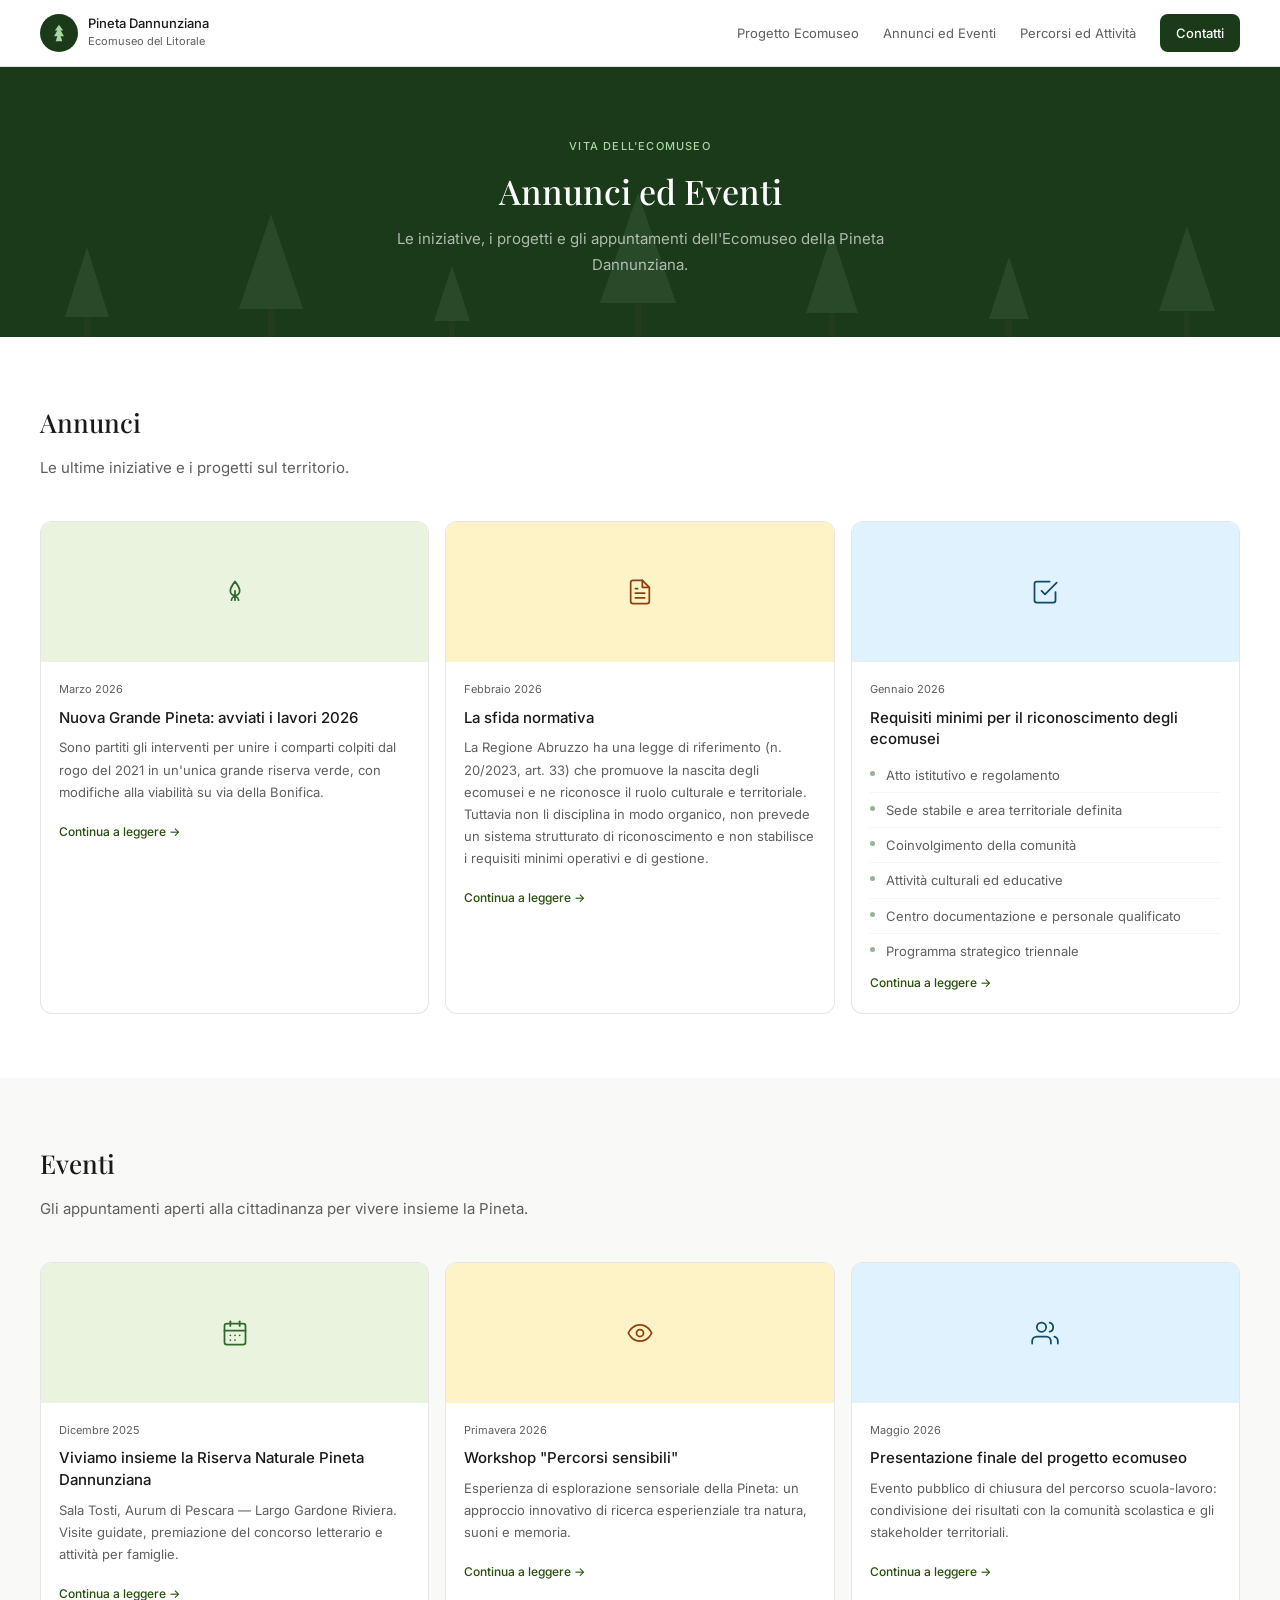
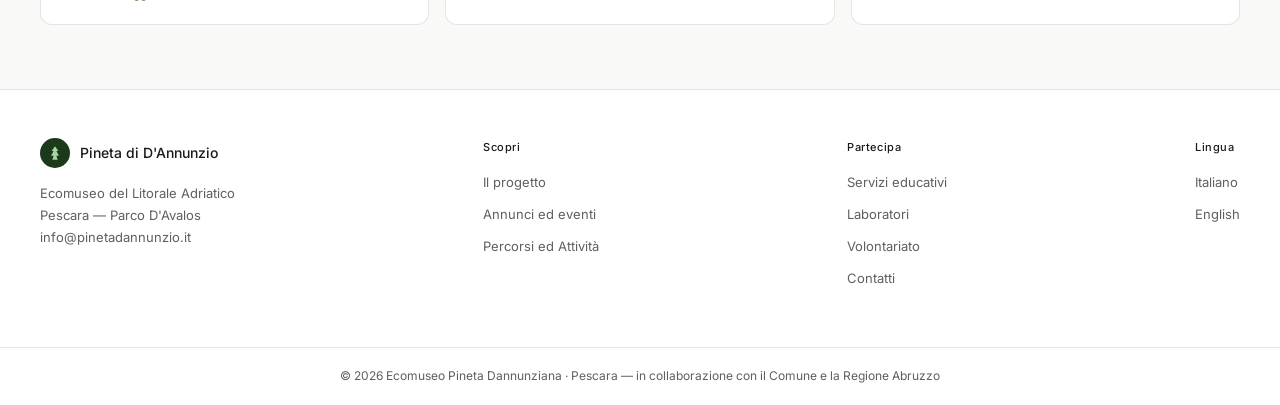
<file: annunci-e-eventi.html>
<!DOCTYPE html>
<html lang="it">
<head>
<meta charset="UTF-8">
<meta name="viewport" content="width=device-width, initial-scale=1.0">
<title>Annunci ed Eventi — Pineta di D'Annunzio</title>
<link rel="stylesheet" href="styles.css">
<link href="https://fonts.googleapis.com/css2?family=Playfair+Display:ital,wght@0,400;0,500;1,400&family=Inter:wght@400;500&display=swap" rel="stylesheet">
</head>
<body>

<nav>
  <a href="index.html" class="nav-logo">
  <div class="nav-logo-icon">
    <svg viewBox="0 0 24 24" fill="none"><path d="M12 2L7 9h3L6 16h4l-2 6h8l-2-6h4L14 9h3L12 2z" fill="#a8d5a2"/></svg>
  </div>
  <div>
    <div class="nav-logo-text">Pineta Dannunziana</div>
    <div class="nav-logo-sub">Ecomuseo del Litorale</div>
  </div>
</a>
     <button class="nav-toggle" aria-label="Menu" aria-expanded="false">
  <span></span><span></span><span></span>
</button>
  </div>
  <div class="nav-links">
    <a href="progetto-ecomuseo.html">Progetto Ecomuseo</a>
    <a href="annunci-e-eventi.html">Annunci ed Eventi</a>
     <a href="percorsi-attività.html">Percorsi ed Attività</a>
    <a href="#contatti" class="nav-cta">Contatti</a>
  </div>
</nav>

<div class="hero-page">
  <div class="hero-trees">
    <div class="tree"><div class="tree-top" style="border-left-width:22px;border-right-width:22px;border-bottom-width:70px;"></div><div class="tree-trunk" style="height:20px;"></div></div>
    <div class="tree"><div class="tree-top" style="border-left-width:32px;border-right-width:32px;border-bottom-width:95px;"></div><div class="tree-trunk" style="height:28px;"></div></div>
    <div class="tree"><div class="tree-top" style="border-left-width:18px;border-right-width:18px;border-bottom-width:55px;"></div><div class="tree-trunk" style="height:16px;"></div></div>
    <div class="tree"><div class="tree-top" style="border-left-width:38px;border-right-width:38px;border-bottom-width:110px;"></div><div class="tree-trunk" style="height:34px;"></div></div>
    <div class="tree"><div class="tree-top" style="border-left-width:26px;border-right-width:26px;border-bottom-width:80px;"></div><div class="tree-trunk" style="height:24px;"></div></div>
    <div class="tree"><div class="tree-top" style="border-left-width:20px;border-right-width:20px;border-bottom-width:62px;"></div><div class="tree-trunk" style="height:18px;"></div></div>
    <div class="tree"><div class="tree-top" style="border-left-width:28px;border-right-width:28px;border-bottom-width:85px;"></div><div class="tree-trunk" style="height:26px;"></div></div>
  </div>
  <div class="hero-page-content">
    <div class="hero-page-eyebrow">Vita dell'ecomuseo</div>
    <h1>Annunci ed Eventi</h1>
    <div class="hero-page-sub">Le iniziative, i progetti e gli appuntamenti dell'Ecomuseo della Pineta Dannunziana.</div>
  </div>
</div>

<div class="section">
  <div class="section-title">Annunci</div>
  <div class="section-sub">Le ultime iniziative e i progetti sul territorio.</div>
  <div class="news-grid">

    <div class="news-card">
      <div class="news-header">
        <span class="card-icon" style="background:var(--green-pale); color:#2d6a2d;">
          <svg viewBox="0 0 24 24" fill="none" stroke="currentColor" stroke-width="1.5" stroke-linecap="round" stroke-linejoin="round"><path d="M12 3c-1.5 2-4 5-4 8a4 4 0 0 0 8 0c0-3-2.5-6-4-8z"/><path d="M12 11v8"/><path d="M9 19c0-1.5 1.3-3 3-3s3 1.5 3 3"/></svg>
        </span>
      </div>
      <div class="news-body">
        <div class="news-date">Marzo 2026</div>
        <div class="news-title">Nuova Grande Pineta: avviati i lavori 2026</div>
        <div class="news-excerpt">Sono partiti gli interventi per unire i comparti colpiti dal rogo del 2021 in un'unica grande riserva verde, con modifiche alla viabilità su via della Bonifica.</div>
        <a href="#" class="news-link">Continua a leggere &rarr;</a>
      </div>
    </div>

    <div class="news-card">
      <div class="news-header" style="background:#fef3c7;">
        <span class="card-icon" style="background:#fef3c7; color:#92400e;">
          <svg viewBox="0 0 24 24" fill="none" stroke="currentColor" stroke-width="1.5" stroke-linecap="round" stroke-linejoin="round"><path d="M14 2H6a2 2 0 0 0-2 2v16a2 2 0 0 0 2 2h12a2 2 0 0 0 2-2V8z"/><polyline points="14 2 14 8 20 8"/><line x1="16" y1="13" x2="8" y2="13"/><line x1="16" y1="17" x2="8" y2="17"/><polyline points="10 9 9 9 8 9"/></svg>
        </span>
      </div>
      <div class="news-body">
        <div class="news-date">Febbraio 2026</div>
        <div class="news-title">La sfida normativa</div>
        <div class="news-excerpt">La Regione Abruzzo ha una legge di riferimento (n. 20/2023, art. 33) che promuove la nascita degli ecomusei e ne riconosce il ruolo culturale e territoriale. Tuttavia non li disciplina in modo organico, non prevede un sistema strutturato di riconoscimento e non stabilisce i requisiti minimi operativi e di gestione.</div>
        <a href="#" class="news-link">Continua a leggere &rarr;</a>
      </div>
    </div>

    <div class="news-card">
      <div class="news-header" style="background:#e0f2fe;">
        <span class="card-icon" style="background:#e0f2fe; color:#0c4a6e;">
          <svg viewBox="0 0 24 24" fill="none" stroke="currentColor" stroke-width="1.5" stroke-linecap="round" stroke-linejoin="round"><path d="M9 11l3 3L22 4"/><path d="M21 12v7a2 2 0 0 1-2 2H5a2 2 0 0 1-2-2V5a2 2 0 0 1 2-2h11"/></svg>
        </span>
      </div>
      <div class="news-body">
        <div class="news-date">Gennaio 2026</div>
        <div class="news-title">Requisiti minimi per il riconoscimento degli ecomusei</div>
        <ul class="card-list">
          <li>Atto istitutivo e regolamento</li>
          <li>Sede stabile e area territoriale definita</li>
          <li>Coinvolgimento della comunità</li>
          <li>Attività culturali ed educative</li>
          <li>Centro documentazione e personale qualificato</li>
          <li>Programma strategico triennale</li>
        </ul>
        <a href="#" class="news-link">Continua a leggere &rarr;</a>
      </div>
    </div>

  </div>
</div>

<div class="section section-alt">
  <div class="section-title">Eventi</div>
  <div class="section-sub">Gli appuntamenti aperti alla cittadinanza per vivere insieme la Pineta.</div>
  <div class="news-grid">

    <div class="news-card">
      <div class="news-header">
        <span class="card-icon" style="background:var(--green-pale); color:#2d6a2d;">
          <svg viewBox="0 0 24 24" fill="none" stroke="currentColor" stroke-width="1.5" stroke-linecap="round" stroke-linejoin="round"><rect x="3" y="4" width="18" height="18" rx="2"/><line x1="16" y1="2" x2="16" y2="6"/><line x1="8" y1="2" x2="8" y2="6"/><line x1="3" y1="10" x2="21" y2="10"/><path d="M8 14h.01"/><path d="M12 14h.01"/><path d="M16 14h.01"/><path d="M8 18h.01"/><path d="M12 18h.01"/></svg>
        </span>
      </div>
      <div class="news-body">
        <div class="news-date">Dicembre 2025</div>
        <div class="news-title">Viviamo insieme la Riserva Naturale Pineta Dannunziana</div>
        <div class="news-excerpt">Sala Tosti, Aurum di Pescara &mdash; Largo Gardone Riviera. Visite guidate, premiazione del concorso letterario e attività per famiglie.</div>
        <a href="evento-1.html" class="news-link">Continua a leggere &rarr;</a>
      </div>
    </div>

    <div class="news-card">
      <div class="news-header" style="background:#fef3c7;">
        <span class="card-icon" style="background:#fef3c7; color:#92400e;">
          <svg viewBox="0 0 24 24" fill="none" stroke="currentColor" stroke-width="1.5" stroke-linecap="round" stroke-linejoin="round"><path d="M2 12s3-7 10-7 10 7 10 7-3 7-10 7-10-7-10-7z"/><circle cx="12" cy="12" r="3"/></svg>
        </span>
      </div>
      <div class="news-body">
        <div class="news-date">Primavera 2026</div>
        <div class="news-title">Workshop "Percorsi sensibili"</div>
        <div class="news-excerpt">Esperienza di esplorazione sensoriale della Pineta: un approccio innovativo di ricerca esperienziale tra natura, suoni e memoria.</div>
        <a href="#" class="news-link">Continua a leggere &rarr;</a>
      </div>
    </div>

    <div class="news-card">
      <div class="news-header" style="background:#e0f2fe;">
        <span class="card-icon" style="background:#e0f2fe; color:#0c4a6e;">
          <svg viewBox="0 0 24 24" fill="none" stroke="currentColor" stroke-width="1.5" stroke-linecap="round" stroke-linejoin="round"><path d="M17 21v-2a4 4 0 0 0-4-4H5a4 4 0 0 0-4 4v2"/><circle cx="9" cy="7" r="4"/><path d="M23 21v-2a4 4 0 0 0-3-3.87"/><path d="M16 3.13a4 4 0 0 1 0 7.75"/></svg>
        </span>
      </div>
      <div class="news-body">
        <div class="news-date">Maggio 2026</div>
        <div class="news-title">Presentazione finale del progetto ecomuseo</div>
        <div class="news-excerpt">Evento pubblico di chiusura del percorso scuola-lavoro: condivisione dei risultati con la comunità scolastica e gli stakeholder territoriali.</div>
        <a href="#" class="news-link">Continua a leggere &rarr;</a>
      </div>
    </div>

  </div>
</div>

<footer id="contatti">
  <div class="footer-brand">
    <div class="footer-logo">
      <div class="footer-logo-icon">
        <svg viewBox="0 0 24 24" fill="none"><path d="M12 2L7 9h3L6 16h4l-2 6h8l-2-6h4L14 9h3L12 2z" fill="#a8d5a2"/></svg>
      </div>
      <span>Pineta di D'Annunzio</span>
    </div>
    <p>Ecomuseo del Litorale Adriatico<br>Pescara &mdash; Parco D'Avalos<br>info@pinetadannunzio.it</p>
  </div>
  <div class="footer-col">
    <h4>Scopri</h4>
    <a href="progetto-ecomuseo.html">Il progetto</a>
    <a href="annunci-e-eventi.html">Annunci ed eventi</a>
    <a href="percorsi-attività.html">Percorsi ed Attività</a>
  </div>
  <div class="footer-col">
    <h4>Partecipa</h4>
    <a href="#">Servizi educativi</a>
    <a href="#">Laboratori</a>
    <a href="#">Volontariato</a>
    <a href="#">Contatti</a>
  </div>
  <div class="footer-col">
    <h4>Lingua</h4>
    <a href="#">Italiano</a>
    <a href="#">English</a>
  </div>
</footer>
<div class="footer-bottom">
  &copy; 2026 Ecomuseo Pineta Dannunziana &middot; Pescara &mdash; in collaborazione con il Comune e la Regione Abruzzo
</div>

<script>
  const navToggle = document.querySelector('.nav-toggle');
  const navLinks = document.querySelector('.nav-links');
  navToggle.addEventListener('click', () => {
    const open = navToggle.getAttribute('aria-expanded') === 'true';
    navToggle.setAttribute('aria-expanded', !open);
    navLinks.classList.toggle('open');
  });
  navLinks.querySelectorAll('a').forEach(a => a.addEventListener('click', () => {
    navToggle.setAttribute('aria-expanded', 'false');
    navLinks.classList.remove('open');
  }));
</script>

</body>
</html>
</file>
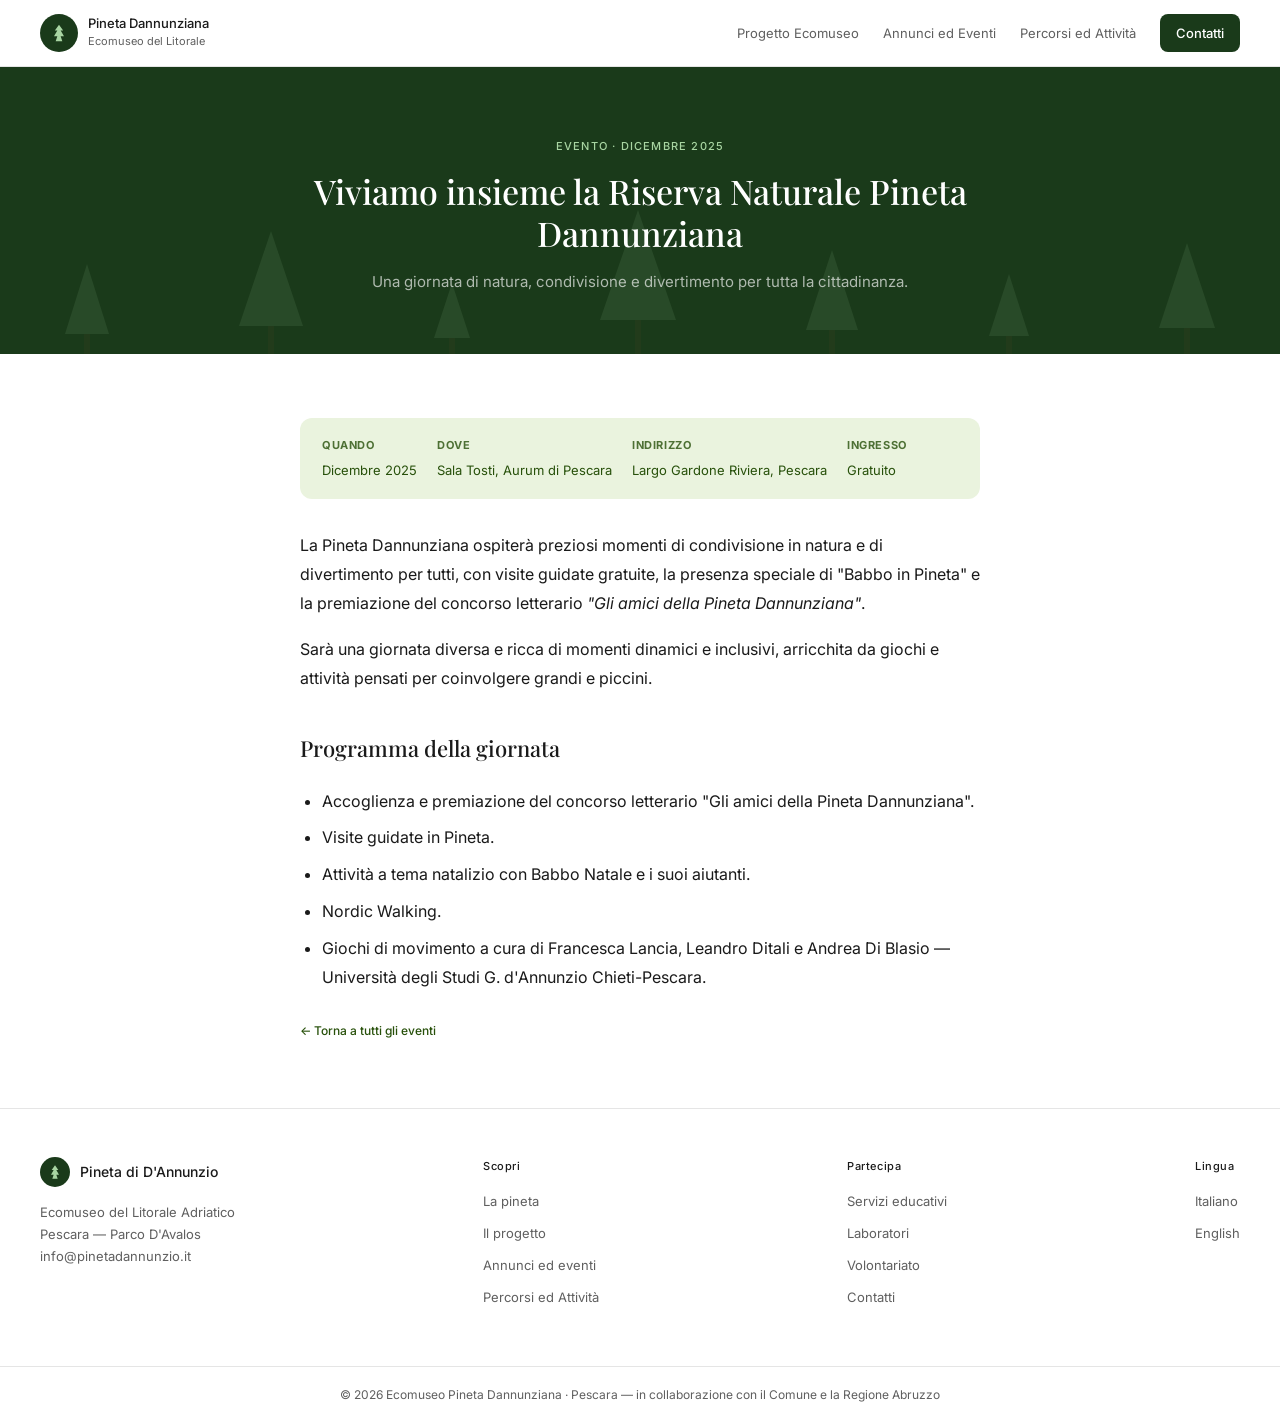
<file: evento-1.html>
<!DOCTYPE html>
<html lang="it">
<head>
<meta charset="UTF-8">
<meta name="viewport" content="width=device-width, initial-scale=1.0">
<title>Viviamo insieme la Riserva Naturale Pineta Dannunziana &mdash; Pineta di D'Annunzio</title>
<link rel="stylesheet" href="styles.css">
<link href="https://fonts.googleapis.com/css2?family=Playfair+Display:ital,wght@0,400;0,500;1,400&family=Inter:wght@400;500&display=swap" rel="stylesheet">
</head>
<body>

<nav>
  <a href="index.html" class="nav-logo">
  <div class="nav-logo-icon">
    <svg viewBox="0 0 24 24" fill="none"><path d="M12 2L7 9h3L6 16h4l-2 6h8l-2-6h4L14 9h3L12 2z" fill="#a8d5a2"/></svg>
  </div>
  <div>
    <div class="nav-logo-text">Pineta Dannunziana</div>
    <div class="nav-logo-sub">Ecomuseo del Litorale</div>
  </div>
</a>
   <button class="nav-toggle" aria-label="Menu" aria-expanded="false">
  <span></span><span></span><span></span>
</button>
  <div class="nav-links">
    <a href="progetto-ecomuseo.html">Progetto Ecomuseo</a>
    <a href="annunci-e-eventi.html">Annunci ed Eventi</a>
     <a href="percorsi-attività.html">Percorsi ed Attività</a>
    <a href="#contatti" class="nav-cta">Contatti</a>
  </div>
</nav>

<div class="hero-page">
  <div class="hero-trees">
    <div class="tree"><div class="tree-top" style="border-left-width:22px;border-right-width:22px;border-bottom-width:70px;"></div><div class="tree-trunk" style="height:20px;"></div></div>
    <div class="tree"><div class="tree-top" style="border-left-width:32px;border-right-width:32px;border-bottom-width:95px;"></div><div class="tree-trunk" style="height:28px;"></div></div>
    <div class="tree"><div class="tree-top" style="border-left-width:18px;border-right-width:18px;border-bottom-width:55px;"></div><div class="tree-trunk" style="height:16px;"></div></div>
    <div class="tree"><div class="tree-top" style="border-left-width:38px;border-right-width:38px;border-bottom-width:110px;"></div><div class="tree-trunk" style="height:34px;"></div></div>
    <div class="tree"><div class="tree-top" style="border-left-width:26px;border-right-width:26px;border-bottom-width:80px;"></div><div class="tree-trunk" style="height:24px;"></div></div>
    <div class="tree"><div class="tree-top" style="border-left-width:20px;border-right-width:20px;border-bottom-width:62px;"></div><div class="tree-trunk" style="height:18px;"></div></div>
    <div class="tree"><div class="tree-top" style="border-left-width:28px;border-right-width:28px;border-bottom-width:85px;"></div><div class="tree-trunk" style="height:26px;"></div></div>
  </div>
  <div class="hero-page-content">
    <div class="hero-page-eyebrow">Evento &middot; Dicembre 2025</div>
    <h1>Viviamo insieme la Riserva Naturale Pineta Dannunziana</h1>
    <div class="hero-page-sub">Una giornata di natura, condivisione e divertimento per tutta la cittadinanza.</div>
  </div>
</div>

<div class="section-article">

  <div class="event-meta">
    <div class="event-meta-item">
      <strong>Quando</strong>
      Dicembre 2025
    </div>
    <div class="event-meta-item">
      <strong>Dove</strong>
      Sala Tosti, Aurum di Pescara
    </div>
    <div class="event-meta-item">
      <strong>Indirizzo</strong>
      Largo Gardone Riviera, Pescara
    </div>
    <div class="event-meta-item">
      <strong>Ingresso</strong>
      Gratuito
    </div>
  </div>

  <div class="article-text">
    <p>La Pineta Dannunziana ospiterà preziosi momenti di condivisione in natura e di divertimento per tutti, con visite guidate gratuite, la presenza speciale di "Babbo in Pineta" e la premiazione del concorso letterario <em>"Gli amici della Pineta Dannunziana"</em>.</p>

    <p>Sarà una giornata diversa e ricca di momenti dinamici e inclusivi, arricchita da giochi e attività pensati per coinvolgere grandi e piccini.</p>

    <h2>Programma della giornata</h2>
    <ul>
      <li>Accoglienza e premiazione del concorso letterario "Gli amici della Pineta Dannunziana".</li>
      <li>Visite guidate in Pineta.</li>
      <li>Attività a tema natalizio con Babbo Natale e i suoi aiutanti.</li>
      <li>Nordic Walking.</li>
      <li>Giochi di movimento a cura di Francesca Lancia, Leandro Ditali e Andrea Di Blasio &mdash; Università degli Studi G. d'Annunzio Chieti-Pescara.</li>
    </ul>

    <p><a href="annunci-e-eventi.html" class="news-link">&larr; Torna a tutti gli eventi</a></p>
  </div>

</div>

<footer id="contatti">
  <div class="footer-brand">
    <div class="footer-logo">
      <div class="footer-logo-icon">
        <svg viewBox="0 0 24 24" fill="none"><path d="M12 2L7 9h3L6 16h4l-2 6h8l-2-6h4L14 9h3L12 2z" fill="#a8d5a2"/></svg>
      </div>
      <span>Pineta di D'Annunzio</span>
    </div>
    <p>Ecomuseo del Litorale Adriatico<br>Pescara &mdash; Parco D'Avalos<br>info@pinetadannunzio.it</p>
  </div>
  <div class="footer-col">
    <h4>Scopri</h4>
    <a href="pineta-dannunzio.html">La pineta</a>
    <a href="progetto-ecomuseo.html">Il progetto</a>
    <a href="annunci-e-eventi.html">Annunci ed eventi</a>
    <a href="percorsi-attività.html">Percorsi ed Attività</a>
  </div>
  <div class="footer-col">
    <h4>Partecipa</h4>
    <a href="#">Servizi educativi</a>
    <a href="#">Laboratori</a>
    <a href="#">Volontariato</a>
    <a href="#">Contatti</a>
  </div>
  <div class="footer-col">
    <h4>Lingua</h4>
    <a href="#">Italiano</a>
    <a href="#">English</a>
  </div>
</footer>
<div class="footer-bottom">
  &copy; 2026 Ecomuseo Pineta Dannunziana &middot; Pescara &mdash; in collaborazione con il Comune e la Regione Abruzzo
</div>

<script>
  const navToggle = document.querySelector('.nav-toggle');
  const navLinks = document.querySelector('.nav-links');
  navToggle.addEventListener('click', () => {
    const open = navToggle.getAttribute('aria-expanded') === 'true';
    navToggle.setAttribute('aria-expanded', !open);
    navLinks.classList.toggle('open');
  });
  navLinks.querySelectorAll('a').forEach(a => a.addEventListener('click', () => {
    navToggle.setAttribute('aria-expanded', 'false');
    navLinks.classList.remove('open');
  }));
</script>

</body>
</html>
</file>
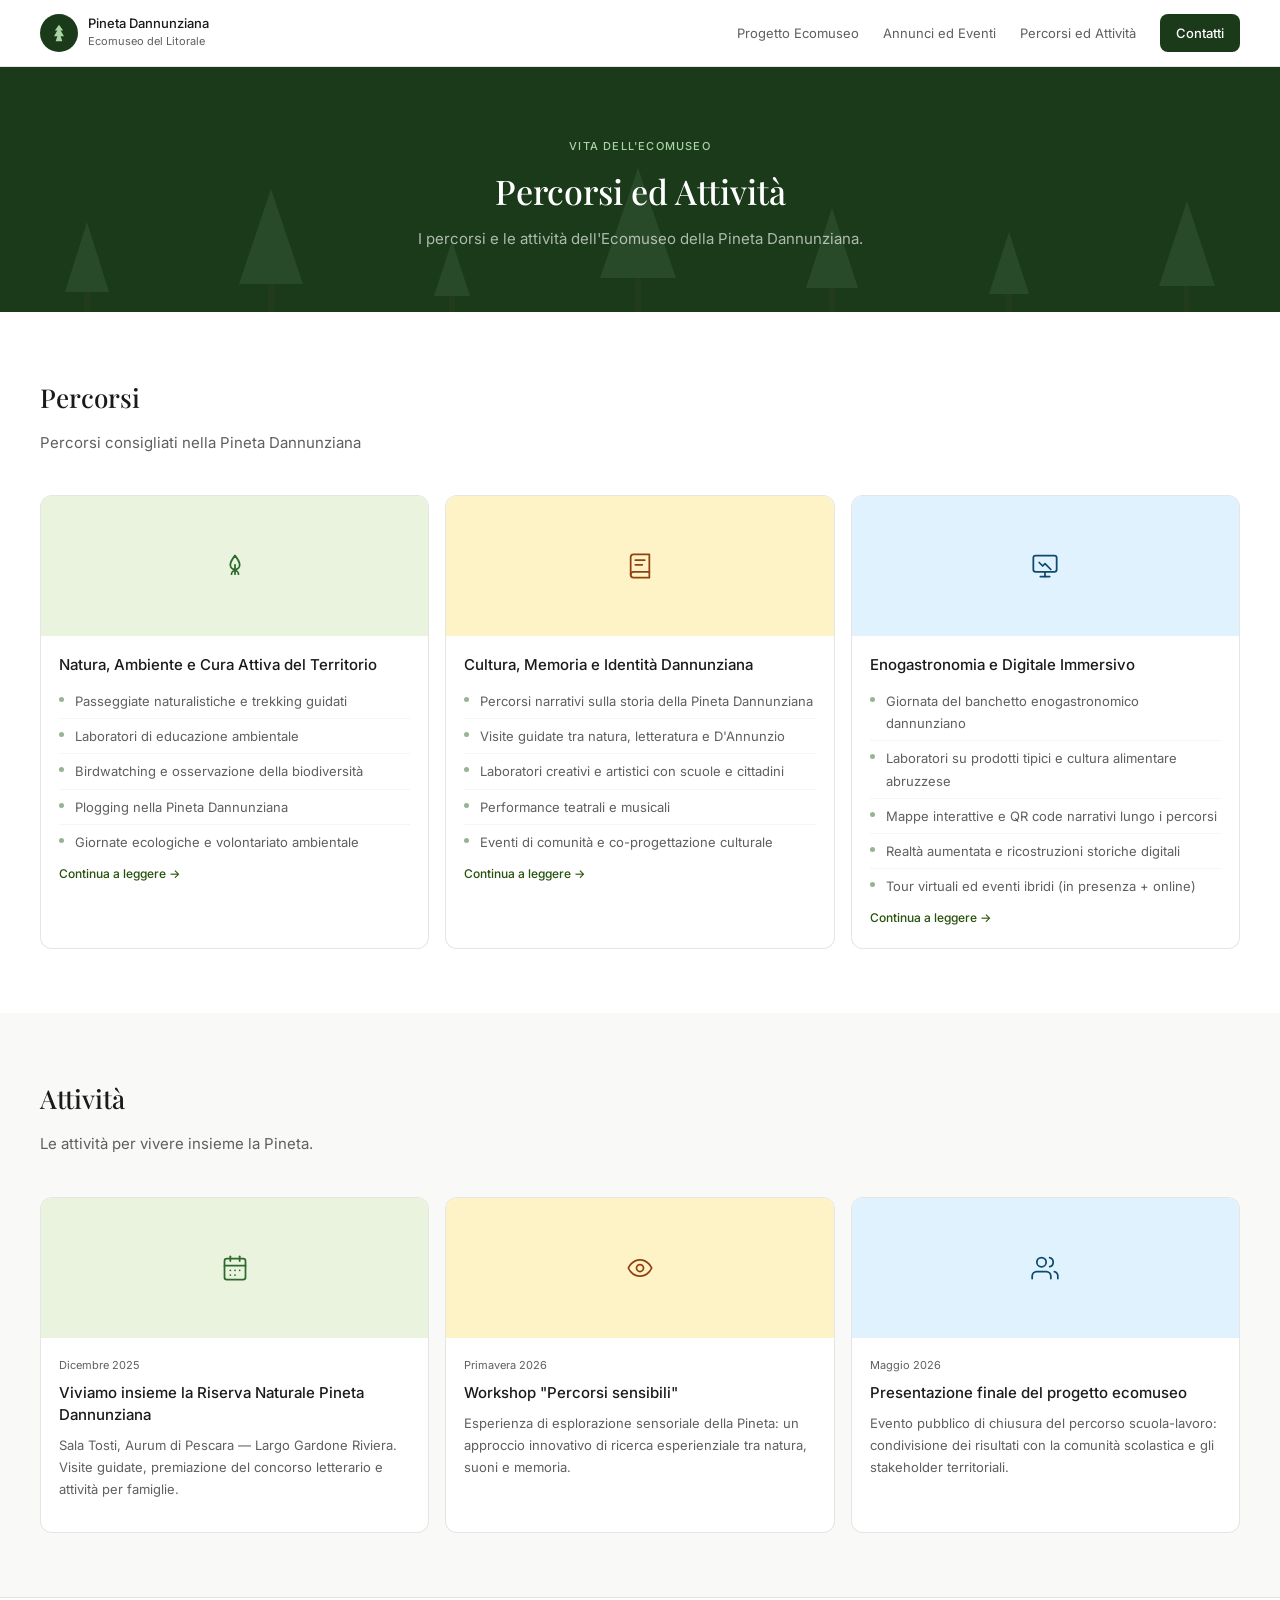
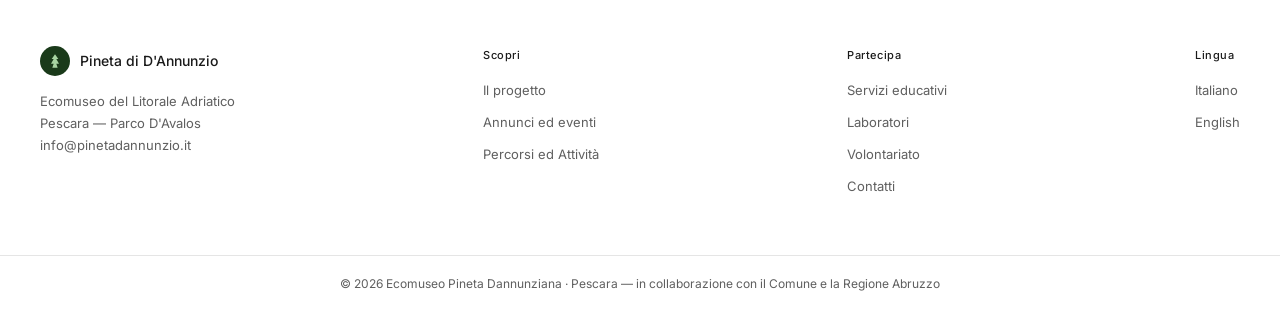
<file: percorsi-attività.html>
<!DOCTYPE html>
<html lang="it">
<head>
<meta charset="UTF-8">
<meta name="viewport" content="width=device-width, initial-scale=1.0">
<title>Percorsi ed Attività — Pineta di D'Annunzio</title>
<link rel="stylesheet" href="styles.css">
<link href="https://fonts.googleapis.com/css2?family=Playfair+Display:ital,wght@0,400;0,500;1,400&family=Inter:wght@400;500&display=swap" rel="stylesheet">
</head>
<body>

<nav>
  <a href="index.html" class="nav-logo">
  <div class="nav-logo-icon">
    <svg viewBox="0 0 24 24" fill="none"><path d="M12 2L7 9h3L6 16h4l-2 6h8l-2-6h4L14 9h3L12 2z" fill="#a8d5a2"/></svg>
  </div>
  <div>
    <div class="nav-logo-text">Pineta Dannunziana</div>
    <div class="nav-logo-sub">Ecomuseo del Litorale</div>
  </div>
</a>
   <button class="nav-toggle" aria-label="Menu" aria-expanded="false">
  <span></span><span></span><span></span>
</button>
  <div class="nav-links">
    <a href="progetto-ecomuseo.html">Progetto Ecomuseo</a>
    <a href="annunci-e-eventi.html">Annunci ed Eventi</a>
    <a href="percorsi-attività.html">Percorsi ed Attività</a>
    <a href="#contatti" class="nav-cta">Contatti</a>
  </div>
</nav>

<div class="hero-page">
  <div class="hero-trees">
    <div class="tree"><div class="tree-top" style="border-left-width:22px;border-right-width:22px;border-bottom-width:70px;"></div><div class="tree-trunk" style="height:20px;"></div></div>
    <div class="tree"><div class="tree-top" style="border-left-width:32px;border-right-width:32px;border-bottom-width:95px;"></div><div class="tree-trunk" style="height:28px;"></div></div>
    <div class="tree"><div class="tree-top" style="border-left-width:18px;border-right-width:18px;border-bottom-width:55px;"></div><div class="tree-trunk" style="height:16px;"></div></div>
    <div class="tree"><div class="tree-top" style="border-left-width:38px;border-right-width:38px;border-bottom-width:110px;"></div><div class="tree-trunk" style="height:34px;"></div></div>
    <div class="tree"><div class="tree-top" style="border-left-width:26px;border-right-width:26px;border-bottom-width:80px;"></div><div class="tree-trunk" style="height:24px;"></div></div>
    <div class="tree"><div class="tree-top" style="border-left-width:20px;border-right-width:20px;border-bottom-width:62px;"></div><div class="tree-trunk" style="height:18px;"></div></div>
    <div class="tree"><div class="tree-top" style="border-left-width:28px;border-right-width:28px;border-bottom-width:85px;"></div><div class="tree-trunk" style="height:26px;"></div></div>
  </div>
  <div class="hero-page-content">
    <div class="hero-page-eyebrow">Vita dell'ecomuseo</div>
    <h1>Percorsi ed Attività</h1>
    <div class="hero-page-sub">I percorsi e le attività dell'Ecomuseo della Pineta Dannunziana.</div>
  </div>
</div>

<div class="section">
  <div class="section-title">Percorsi</div>
  <div class="section-sub">Percorsi consigliati nella Pineta Dannunziana</div>
  <div class="news-grid">

    <div class="news-card">
      <div class="news-header">
        <span class="card-icon" style="background:var(--green-pale); color:#2d6a2d;">
          <svg viewBox="0 0 24 24" fill="none" stroke="currentColor" stroke-width="1.5" stroke-linecap="round" stroke-linejoin="round"><path d="M12 3c-1.5 2-4 5-4 8a4 4 0 0 0 8 0c0-3-2.5-6-4-8z"/><path d="M12 11v8"/><path d="M9 19c0-1.5 1.3-3 3-3s3 1.5 3 3"/></svg>
        </span>
      </div>
      <div class="news-body">
        <div class="news-title">Natura, Ambiente e Cura Attiva del Territorio</div>
        <ul class="card-list">
          <li>Passeggiate naturalistiche e trekking guidati</li>
          <li>Laboratori di educazione ambientale</li>
          <li>Birdwatching e osservazione della biodiversità</li>
          <li>Plogging nella Pineta Dannunziana</li>
          <li>Giornate ecologiche e volontariato ambientale</li>
        </ul>
        <a href="#" class="news-link">Continua a leggere &rarr;</a>
      </div>
    </div>

    <div class="news-card">
      <div class="news-header" style="background:#fef3c7;">
        <span class="card-icon" style="background:#fef3c7; color:#92400e;">
          <svg viewBox="0 0 24 24" fill="none" stroke="currentColor" stroke-width="1.5" stroke-linecap="round" stroke-linejoin="round"><path d="M4 19.5A2.5 2.5 0 0 1 6.5 17H20"/><path d="M6.5 2H20v20H6.5A2.5 2.5 0 0 1 4 19.5v-15A2.5 2.5 0 0 1 6.5 2z"/><path d="M8 7h8"/><path d="M8 11h6"/></svg>
        </span>
      </div>
      <div class="news-body">
        <div class="news-title">Cultura, Memoria e Identità Dannunziana</div>
        <ul class="card-list">
          <li>Percorsi narrativi sulla storia della Pineta Dannunziana</li>
          <li>Visite guidate tra natura, letteratura e D'Annunzio</li>
          <li>Laboratori creativi e artistici con scuole e cittadini</li>
          <li>Performance teatrali e musicali</li>
          <li>Eventi di comunità e co-progettazione culturale</li>
        </ul>
        <a href="#" class="news-link">Continua a leggere &rarr;</a>
      </div>
    </div>

    <div class="news-card">
      <div class="news-header" style="background:#e0f2fe;">
        <span class="card-icon" style="background:#e0f2fe; color:#0c4a6e;">
          <svg viewBox="0 0 24 24" fill="none" stroke="currentColor" stroke-width="1.5" stroke-linecap="round" stroke-linejoin="round"><rect x="2" y="3" width="20" height="14" rx="2"/><path d="M8 21h8"/><path d="M12 17v4"/><path d="M7 9l3 3 2-2 5 5"/></svg>
        </span>
      </div>
      <div class="news-body">
        <div class="news-title">Enogastronomia e Digitale Immersivo</div>
        <ul class="card-list">
          <li>Giornata del banchetto enogastronomico dannunziano</li>
          <li>Laboratori su prodotti tipici e cultura alimentare abruzzese</li>
          <li>Mappe interattive e QR code narrativi lungo i percorsi</li>
          <li>Realtà aumentata e ricostruzioni storiche digitali</li>
          <li>Tour virtuali ed eventi ibridi (in presenza + online)</li>
        </ul>
        <a href="#" class="news-link">Continua a leggere &rarr;</a>
      </div>
    </div>

  </div>
</div>

<div class="section section-alt">
  <div class="section-title">Attività</div>
  <div class="section-sub">Le attività per vivere insieme la Pineta.</div>
  <div class="news-grid">

    <div class="news-card">
      <div class="news-header">
        <span class="card-icon" style="background:var(--green-pale); color:#2d6a2d;">
          <svg viewBox="0 0 24 24" fill="none" stroke="currentColor" stroke-width="1.5" stroke-linecap="round" stroke-linejoin="round"><rect x="3" y="4" width="18" height="18" rx="2"/><line x1="16" y1="2" x2="16" y2="6"/><line x1="8" y1="2" x2="8" y2="6"/><line x1="3" y1="10" x2="21" y2="10"/><path d="M8 14h.01"/><path d="M12 14h.01"/><path d="M16 14h.01"/><path d="M8 18h.01"/><path d="M12 18h.01"/></svg>
        </span>
      </div>
      <div class="news-body">
        <div class="news-date">Dicembre 2025</div>
        <div class="news-title">Viviamo insieme la Riserva Naturale Pineta Dannunziana</div>
        <div class="news-excerpt">Sala Tosti, Aurum di Pescara &mdash; Largo Gardone Riviera. Visite guidate, premiazione del concorso letterario e attività per famiglie.</div>
      </div>
    </div>

    <div class="news-card">
      <div class="news-header" style="background:#fef3c7;">
        <span class="card-icon" style="background:#fef3c7; color:#92400e;">
          <svg viewBox="0 0 24 24" fill="none" stroke="currentColor" stroke-width="1.5" stroke-linecap="round" stroke-linejoin="round"><path d="M2 12s3-7 10-7 10 7 10 7-3 7-10 7-10-7-10-7z"/><circle cx="12" cy="12" r="3"/></svg>
        </span>
      </div>
      <div class="news-body">
        <div class="news-date">Primavera 2026</div>
        <div class="news-title">Workshop "Percorsi sensibili"</div>
        <div class="news-excerpt">Esperienza di esplorazione sensoriale della Pineta: un approccio innovativo di ricerca esperienziale tra natura, suoni e memoria.</div>
      </div>
    </div>

    <div class="news-card">
      <div class="news-header" style="background:#e0f2fe;">
        <span class="card-icon" style="background:#e0f2fe; color:#0c4a6e;">
          <svg viewBox="0 0 24 24" fill="none" stroke="currentColor" stroke-width="1.5" stroke-linecap="round" stroke-linejoin="round"><path d="M17 21v-2a4 4 0 0 0-4-4H5a4 4 0 0 0-4 4v2"/><circle cx="9" cy="7" r="4"/><path d="M23 21v-2a4 4 0 0 0-3-3.87"/><path d="M16 3.13a4 4 0 0 1 0 7.75"/></svg>
        </span>
      </div>
      <div class="news-body">
        <div class="news-date">Maggio 2026</div>
        <div class="news-title">Presentazione finale del progetto ecomuseo</div>
        <div class="news-excerpt">Evento pubblico di chiusura del percorso scuola-lavoro: condivisione dei risultati con la comunità scolastica e gli stakeholder territoriali.</div>
      </div>
    </div>

  </div>
</div>

<footer id="contatti">
  <div class="footer-brand">
    <div class="footer-logo">
      <div class="footer-logo-icon">
        <svg viewBox="0 0 24 24" fill="none"><path d="M12 2L7 9h3L6 16h4l-2 6h8l-2-6h4L14 9h3L12 2z" fill="#a8d5a2"/></svg>
      </div>
      <span>Pineta di D'Annunzio</span>
    </div>
    <p>Ecomuseo del Litorale Adriatico<br>Pescara &mdash; Parco D'Avalos<br>info@pinetadannunzio.it</p>
  </div>
  <div class="footer-col">
    <h4>Scopri</h4>
    <a href="progetto-ecomuseo.html">Il progetto</a>
    <a href="annunci-e-eventi.html">Annunci ed eventi</a>
    <a href="percorsi-attività.html">Percorsi ed Attività</a>
  </div>
  <div class="footer-col">
    <h4>Partecipa</h4>
    <a href="#">Servizi educativi</a>
    <a href="#">Laboratori</a>
    <a href="#">Volontariato</a>
    <a href="#">Contatti</a>
  </div>
  <div class="footer-col">
    <h4>Lingua</h4>
    <a href="#">Italiano</a>
    <a href="#">English</a>
  </div>
</footer>
<div class="footer-bottom">
  &copy; 2026 Ecomuseo Pineta Dannunziana &middot; Pescara &mdash; in collaborazione con il Comune e la Regione Abruzzo
</div>

<script>
  const navToggle = document.querySelector('.nav-toggle');
  const navLinks = document.querySelector('.nav-links');
  navToggle.addEventListener('click', () => {
    const open = navToggle.getAttribute('aria-expanded') === 'true';
    navToggle.setAttribute('aria-expanded', !open);
    navLinks.classList.toggle('open');
  });
  navLinks.querySelectorAll('a').forEach(a => a.addEventListener('click', () => {
    navToggle.setAttribute('aria-expanded', 'false');
    navLinks.classList.remove('open');
  }));
</script>

</body>
</html>
</file>
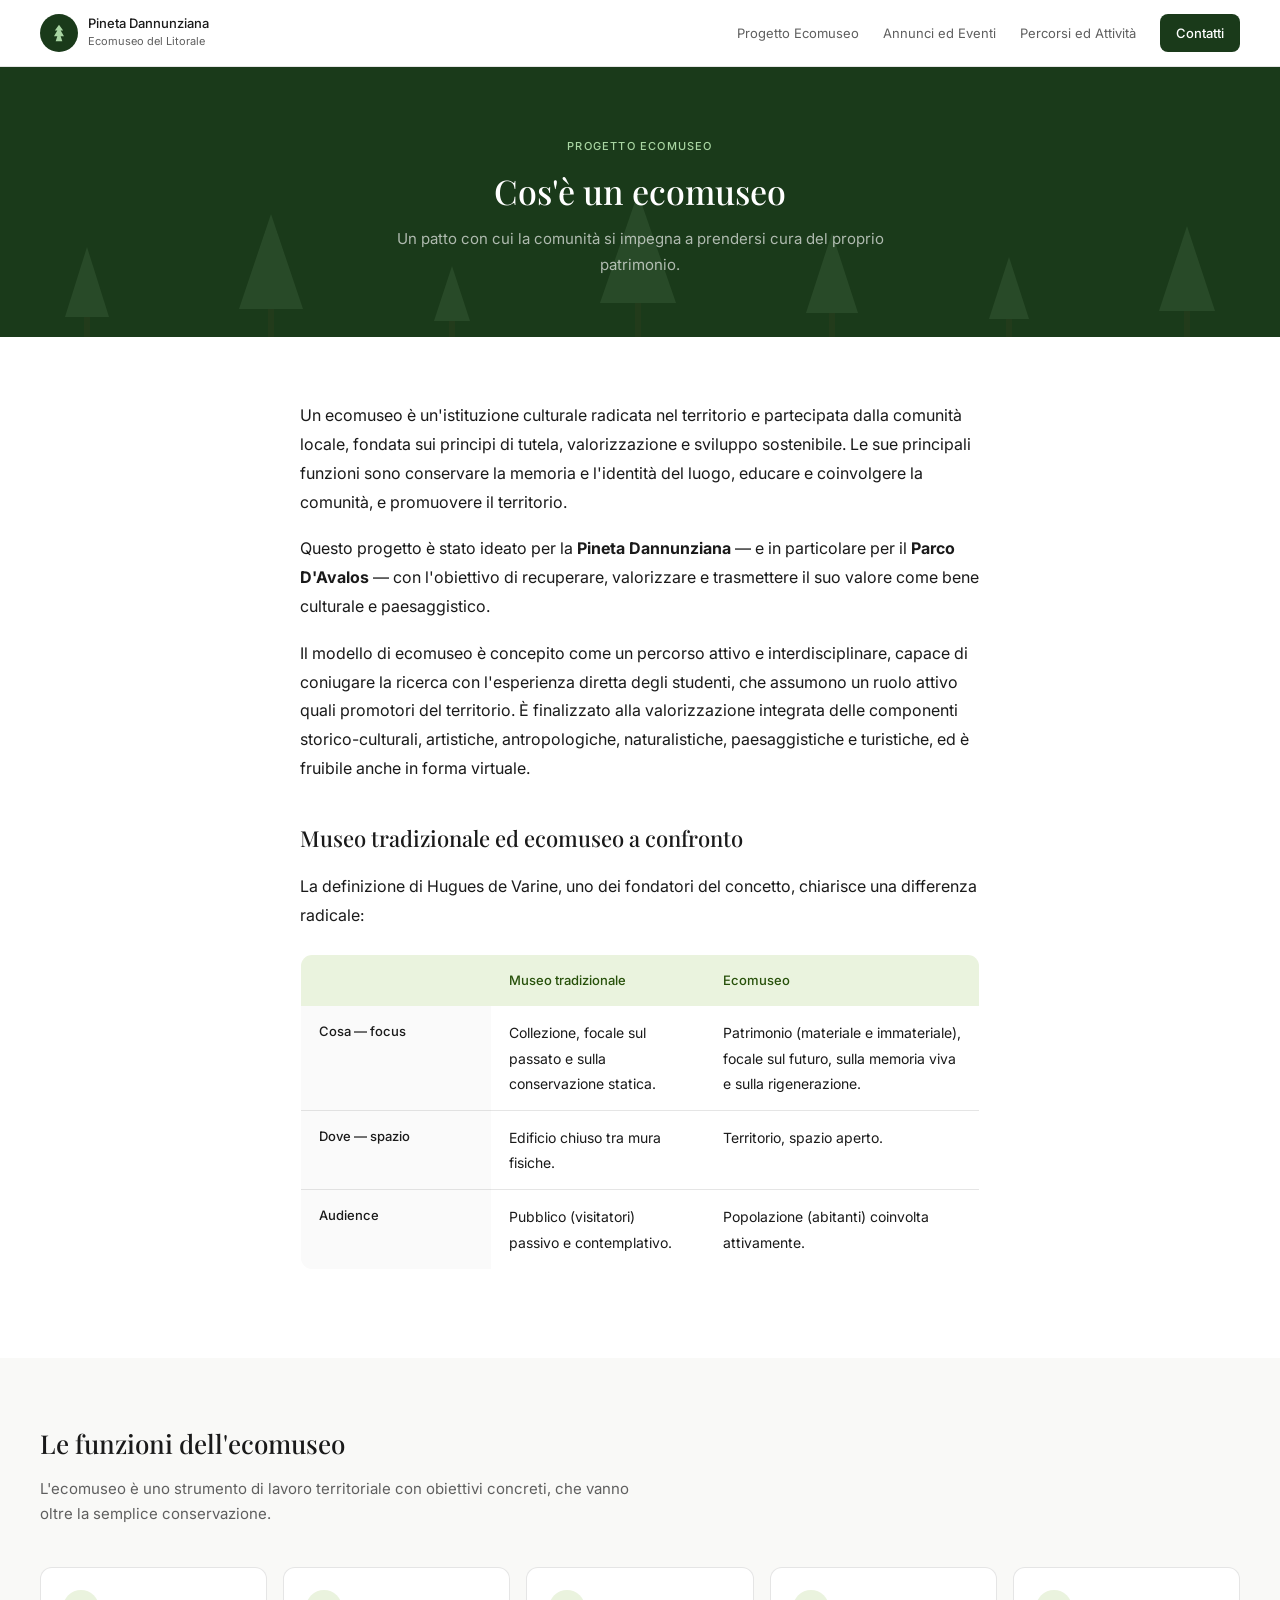
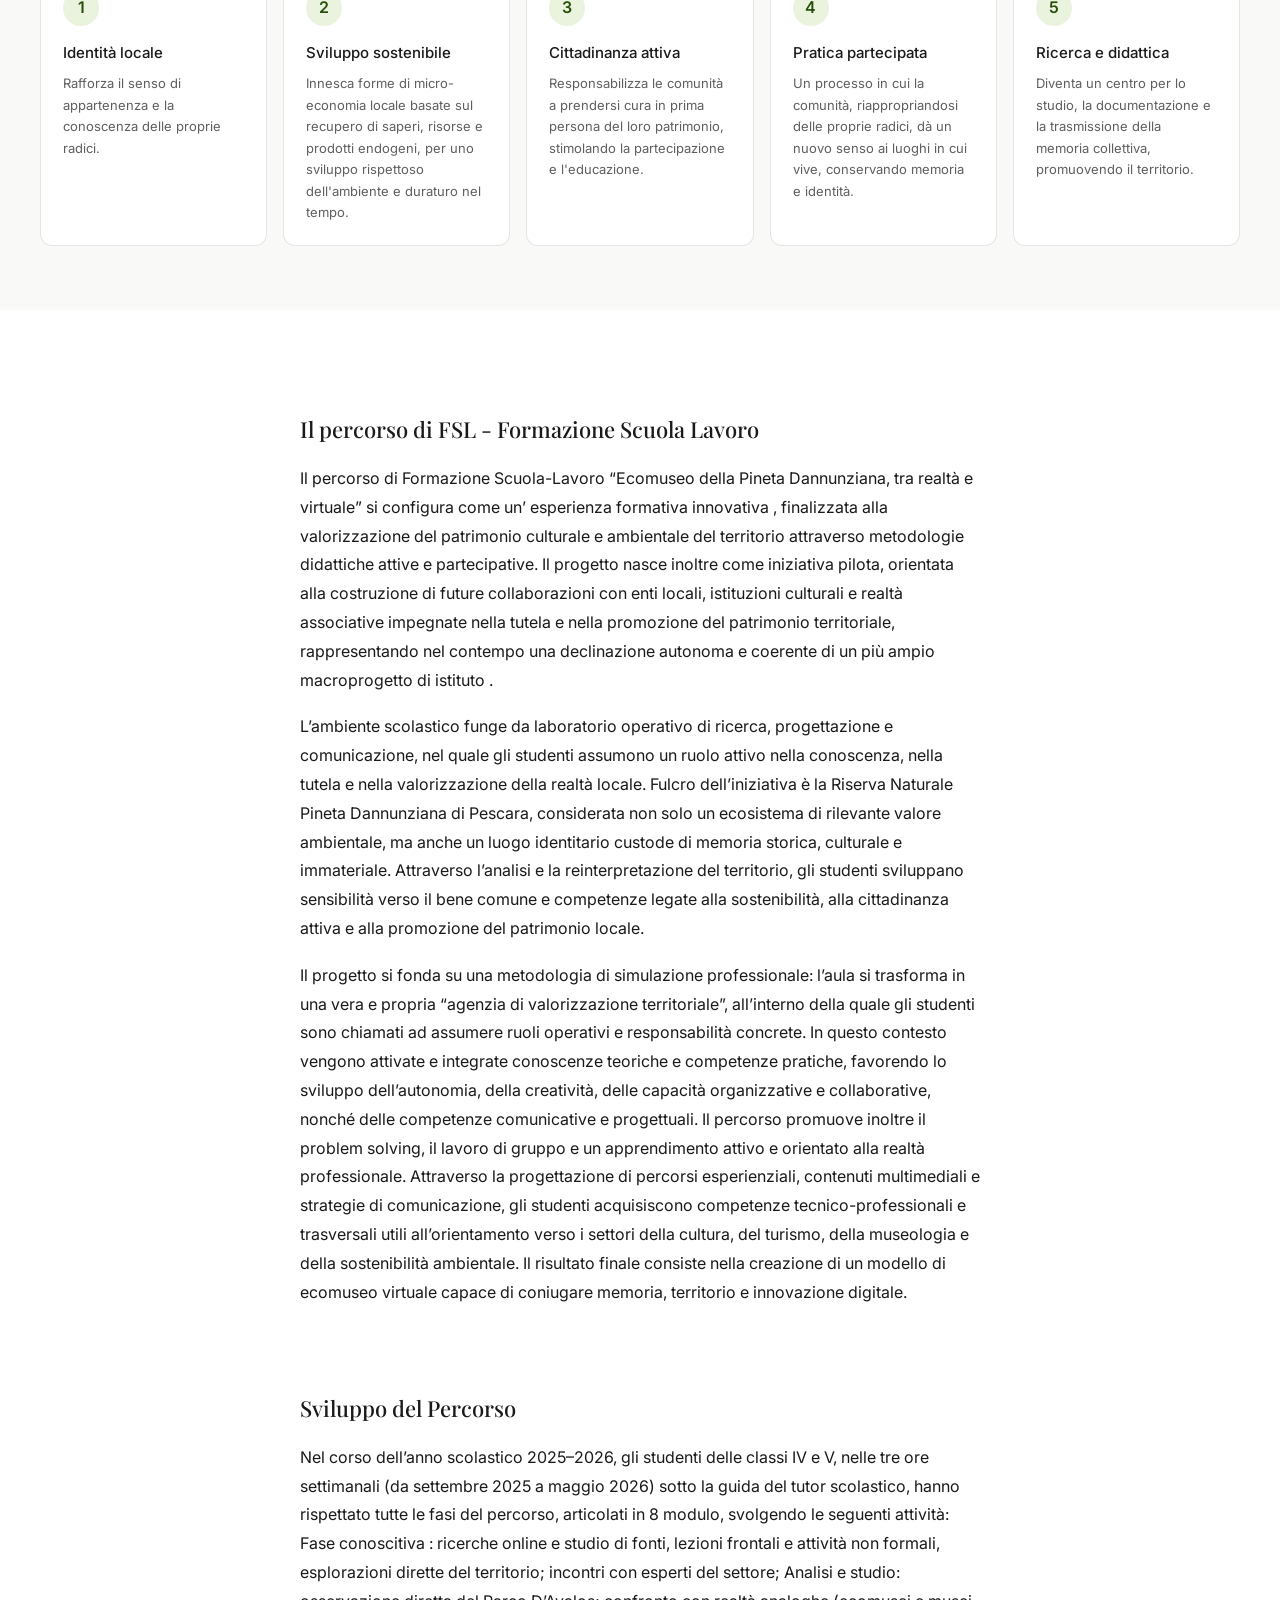
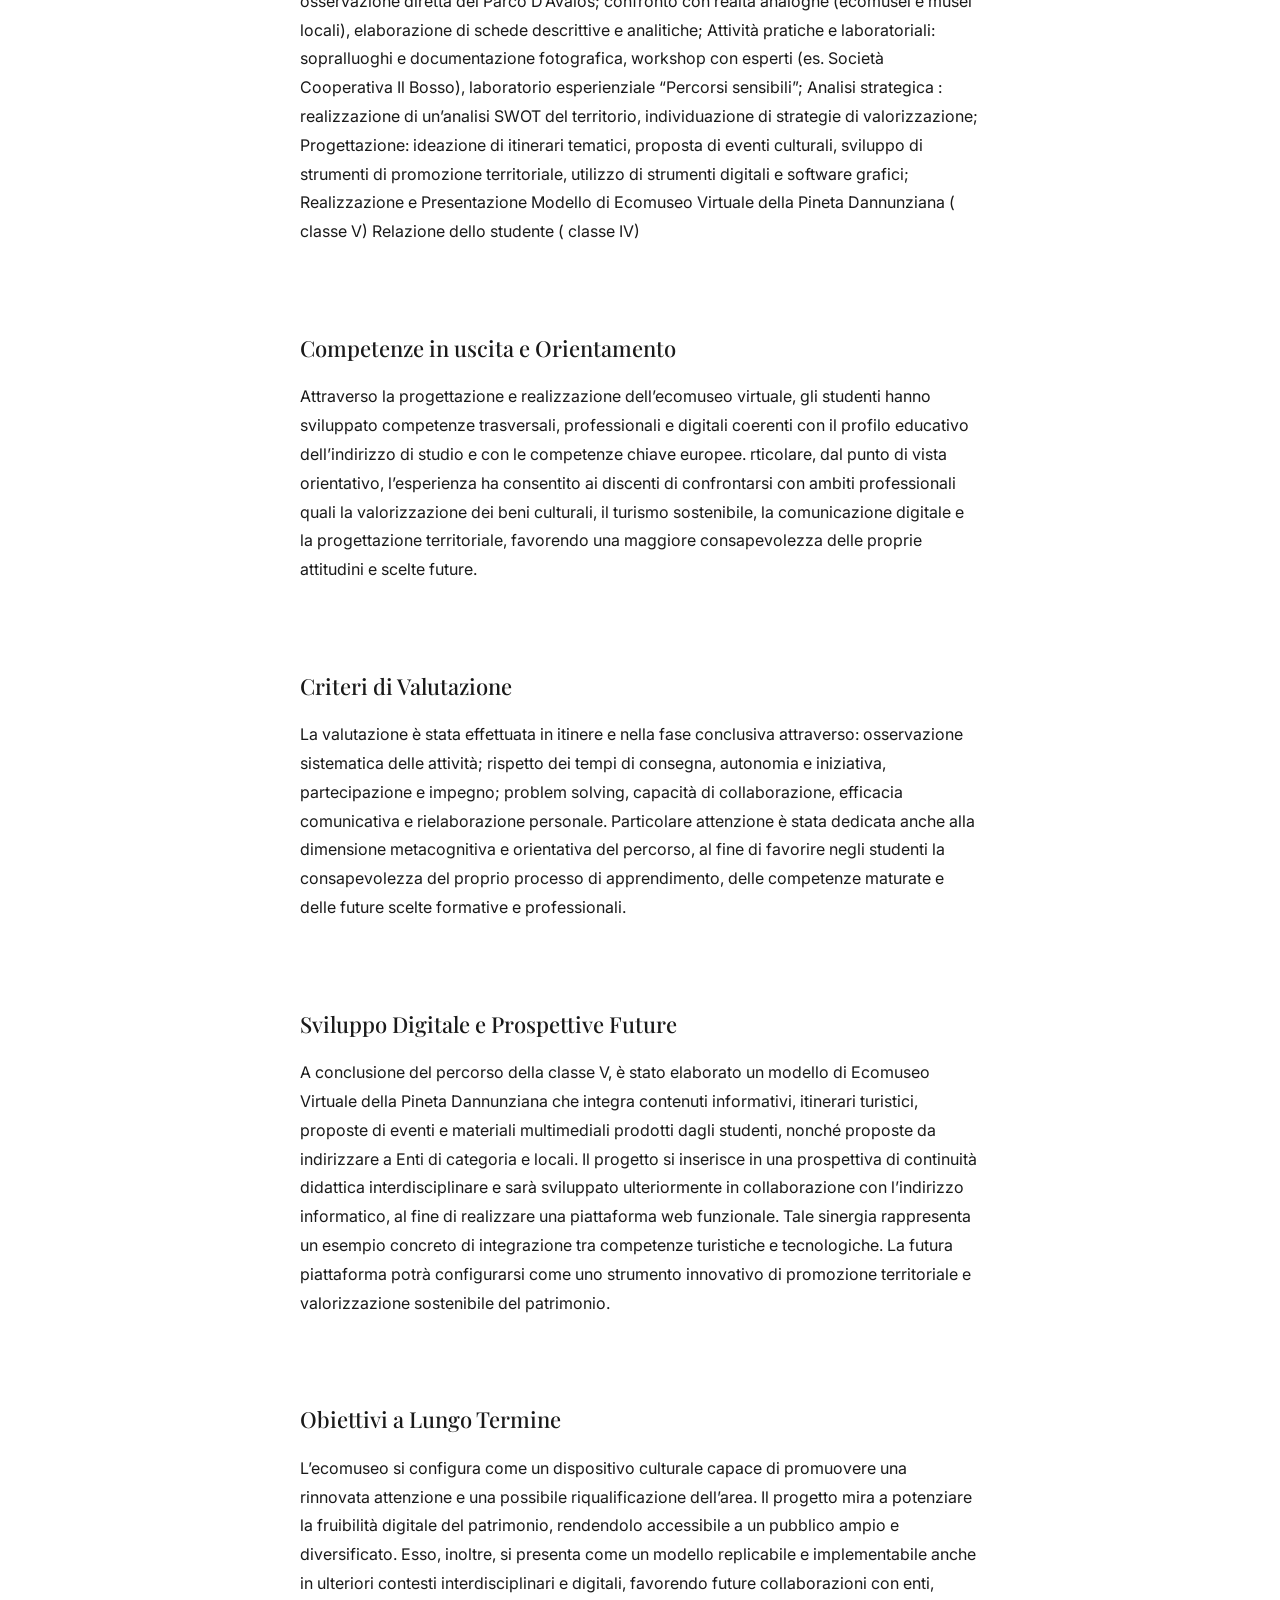
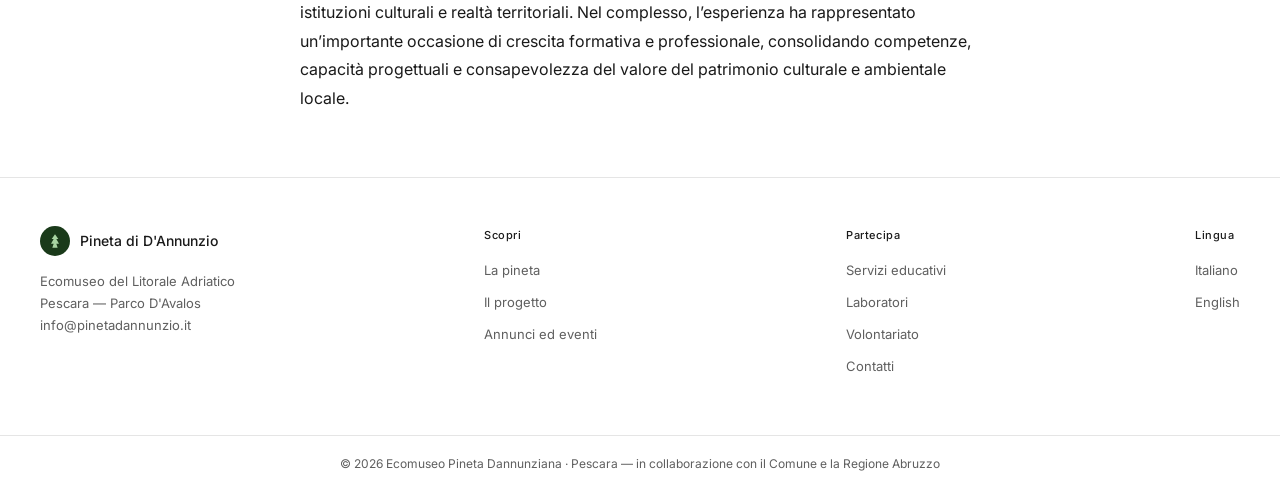
<file: progetto-ecomuseo.html>
<!DOCTYPE html>
<html lang="it">
<head>
<meta charset="UTF-8">
<meta name="viewport" content="width=device-width, initial-scale=1.0">
<title>Progetto Ecomuseo — Pineta di D'Annunzio</title>
<link rel="stylesheet" href="styles.css">
<link href="https://fonts.googleapis.com/css2?family=Playfair+Display:ital,wght@0,400;0,500;1,400&family=Inter:wght@400;500&display=swap" rel="stylesheet">
</head>
<body>

<nav>
  <a href="index.html" class="nav-logo">
  <div class="nav-logo-icon">
    <svg viewBox="0 0 24 24" fill="none"><path d="M12 2L7 9h3L6 16h4l-2 6h8l-2-6h4L14 9h3L12 2z" fill="#a8d5a2"/></svg>
  </div>
  <div>
    <div class="nav-logo-text">Pineta Dannunziana</div>
    <div class="nav-logo-sub">Ecomuseo del Litorale</div>
  </div>
</a>
   <button class="nav-toggle" aria-label="Menu" aria-expanded="false">
  <span></span><span></span><span></span>
</button>
  <div class="nav-links">
    <a href="progetto-ecomuseo.html">Progetto Ecomuseo</a>
    <a href="annunci-e-eventi.html">Annunci ed Eventi</a>
    <a href="percorsi-attività.html">Percorsi ed Attività</a>
    <a href="#contatti" class="nav-cta">Contatti</a>
  </div>
</nav>

<div class="hero-page">
  <div class="hero-trees">
    <div class="tree"><div class="tree-top" style="border-left-width:22px;border-right-width:22px;border-bottom-width:70px;"></div><div class="tree-trunk" style="height:20px;"></div></div>
    <div class="tree"><div class="tree-top" style="border-left-width:32px;border-right-width:32px;border-bottom-width:95px;"></div><div class="tree-trunk" style="height:28px;"></div></div>
    <div class="tree"><div class="tree-top" style="border-left-width:18px;border-right-width:18px;border-bottom-width:55px;"></div><div class="tree-trunk" style="height:16px;"></div></div>
    <div class="tree"><div class="tree-top" style="border-left-width:38px;border-right-width:38px;border-bottom-width:110px;"></div><div class="tree-trunk" style="height:34px;"></div></div>
    <div class="tree"><div class="tree-top" style="border-left-width:26px;border-right-width:26px;border-bottom-width:80px;"></div><div class="tree-trunk" style="height:24px;"></div></div>
    <div class="tree"><div class="tree-top" style="border-left-width:20px;border-right-width:20px;border-bottom-width:62px;"></div><div class="tree-trunk" style="height:18px;"></div></div>
    <div class="tree"><div class="tree-top" style="border-left-width:28px;border-right-width:28px;border-bottom-width:85px;"></div><div class="tree-trunk" style="height:26px;"></div></div>
  </div>
  <div class="hero-page-content">
    <div class="hero-page-eyebrow">Progetto Ecomuseo</div>
    <h1>Cos'è un ecomuseo</h1>
    <div class="hero-page-sub">Un patto con cui la comunità si impegna a prendersi cura del proprio patrimonio.</div>
  </div>
</div>

<div class="section-article">
  <div class="article-text">
    <p>Un ecomuseo è un'istituzione culturale radicata nel territorio e partecipata dalla comunità locale, fondata sui principi di tutela, valorizzazione e sviluppo sostenibile. Le sue principali funzioni sono conservare la memoria e l'identità del luogo, educare e coinvolgere la comunità, e promuovere il territorio.</p>

    <p>Questo progetto è stato ideato per la <strong>Pineta Dannunziana</strong> — e in particolare per il <strong>Parco D'Avalos</strong> — con l'obiettivo di recuperare, valorizzare e trasmettere il suo valore come bene culturale e paesaggistico.</p>

    <p>Il modello di ecomuseo è concepito come un percorso attivo e interdisciplinare, capace di coniugare la ricerca con l'esperienza diretta degli studenti, che assumono un ruolo attivo quali promotori del territorio. È finalizzato alla valorizzazione integrata delle componenti storico-culturali, artistiche, antropologiche, naturalistiche, paesaggistiche e turistiche, ed è fruibile anche in forma virtuale.</p>

    <h2>Museo tradizionale ed ecomuseo a confronto</h2>
    <p>La definizione di Hugues de Varine, uno dei fondatori del concetto, chiarisce una differenza radicale:</p>

    <table class="compare-table">
      <thead>
        <tr>
          <th></th>
          <th>Museo tradizionale</th>
          <th>Ecomuseo</th>
        </tr>
      </thead>
      <tbody>
        <tr>
          <th>Cosa &mdash; focus</th>
          <td>Collezione, focale sul passato e sulla conservazione statica.</td>
          <td>Patrimonio (materiale e immateriale), focale sul futuro, sulla memoria viva e sulla rigenerazione.</td>
        </tr>
        <tr>
          <th>Dove &mdash; spazio</th>
          <td>Edificio chiuso tra mura fisiche.</td>
          <td>Territorio, spazio aperto.</td>
        </tr>
        <tr>
          <th>Audience</th>
          <td>Pubblico (visitatori) passivo e contemplativo.</td>
          <td>Popolazione (abitanti) coinvolta attivamente.</td>
        </tr>
      </tbody>
    </table>
  </div>
</div>

<div class="section section-alt">
  <div class="section-title">Le funzioni dell'ecomuseo</div>
  <div class="section-sub">L'ecomuseo è uno strumento di lavoro territoriale con obiettivi concreti, che vanno oltre la semplice conservazione.</div>

  <div class="pillars-grid">
    <div class="pillar-card">
      <div class="pillar-icon">1</div>
      <div class="pillar-title">Identità locale</div>
      <div class="pillar-desc">Rafforza il senso di appartenenza e la conoscenza delle proprie radici.</div>
    </div>
    <div class="pillar-card">
      <div class="pillar-icon">2</div>
      <div class="pillar-title">Sviluppo sostenibile</div>
      <div class="pillar-desc">Innesca forme di micro-economia locale basate sul recupero di saperi, risorse e prodotti endogeni, per uno sviluppo rispettoso dell'ambiente e duraturo nel tempo.</div>
    </div>
    <div class="pillar-card">
      <div class="pillar-icon">3</div>
      <div class="pillar-title">Cittadinanza attiva</div>
      <div class="pillar-desc">Responsabilizza le comunità a prendersi cura in prima persona del loro patrimonio, stimolando la partecipazione e l'educazione.</div>
    </div>
    <div class="pillar-card">
      <div class="pillar-icon">4</div>
      <div class="pillar-title">Pratica partecipata</div>
      <div class="pillar-desc">Un processo in cui la comunità, riappropriandosi delle proprie radici, dà un nuovo senso ai luoghi in cui vive, conservando memoria e identità.</div>
    </div>
    <div class="pillar-card">
      <div class="pillar-icon">5</div>
      <div class="pillar-title">Ricerca e didattica</div>
      <div class="pillar-desc">Diventa un centro per lo studio, la documentazione e la trasmissione della memoria collettiva, promuovendo il territorio.</div>
    </div>
  </div>
</div>

<div class="section-article">
  <div class="article-text">
    <h2>Il percorso di FSL - Formazione Scuola Lavoro</h2>
    <p>Il percorso di Formazione Scuola-Lavoro “Ecomuseo della Pineta Dannunziana, tra realtà e virtuale” si configura come un’ esperienza formativa innovativa , finalizzata alla valorizzazione del patrimonio culturale e ambientale del territorio attraverso metodologie didattiche attive e partecipative. Il progetto nasce inoltre come iniziativa pilota, orientata alla costruzione di future collaborazioni con enti locali, istituzioni culturali e realtà associative impegnate nella tutela e nella promozione del patrimonio territoriale, rappresentando nel contempo una declinazione autonoma e coerente di un più ampio macroprogetto di istituto .</p>
    <p>L’ambiente scolastico funge da laboratorio operativo di ricerca, progettazione e comunicazione, nel quale gli studenti assumono un ruolo attivo nella conoscenza, nella tutela e nella valorizzazione della realtà locale. Fulcro dell’iniziativa è la Riserva Naturale Pineta Dannunziana di Pescara, considerata non solo un ecosistema di rilevante valore ambientale, ma anche un luogo identitario custode di memoria storica, culturale e immateriale. Attraverso l’analisi e la reinterpretazione del territorio, gli studenti sviluppano sensibilità verso il bene comune e competenze legate alla sostenibilità, alla cittadinanza attiva e alla promozione del patrimonio locale.</p>
    <p>Il progetto si fonda su una metodologia di simulazione professionale: l’aula si trasforma in una vera e propria “agenzia di valorizzazione territoriale”, all’interno della quale gli studenti sono chiamati ad assumere ruoli operativi e responsabilità concrete. In questo contesto vengono attivate e integrate conoscenze teoriche e competenze pratiche, favorendo lo sviluppo dell’autonomia, della creatività, delle capacità organizzative e collaborative, nonché delle competenze comunicative e progettuali. Il percorso promuove inoltre il problem solving, il lavoro di gruppo e un apprendimento attivo e orientato alla realtà professionale. Attraverso la progettazione di percorsi esperienziali, contenuti multimediali e strategie di comunicazione, gli studenti acquisiscono competenze tecnico-professionali e trasversali utili all’orientamento verso i settori della cultura, del turismo, della museologia e della sostenibilità ambientale.
        Il risultato finale consiste nella creazione di un modello di ecomuseo virtuale capace di coniugare memoria, territorio e innovazione digitale.
    </p><br>
    <h2>Sviluppo del Percorso</h2>
    <p> Nel corso dell’anno scolastico 2025–2026, gli studenti delle classi IV e V, nelle tre ore settimanali (da settembre 2025 a maggio 2026) sotto la guida del tutor scolastico, hanno rispettato tutte le fasi del percorso, articolati in 8 modulo, svolgendo le seguenti attività:
        Fase conoscitiva : ricerche online e studio di fonti, lezioni frontali e attività non formali, esplorazioni dirette del territorio; incontri con esperti del settore;
        Analisi e studio: osservazione diretta del Parco D’Avalos; confronto con realtà analoghe (ecomusei e musei locali), elaborazione di schede descrittive e analitiche;
        Attività pratiche e laboratoriali: sopralluoghi e documentazione fotografica, workshop con esperti (es. Società Cooperativa Il Bosso), laboratorio esperienziale “Percorsi sensibili”;
        Analisi strategica : realizzazione di un’analisi SWOT del territorio, individuazione di strategie di valorizzazione;
        Progettazione: ideazione di itinerari tematici, proposta di eventi culturali, sviluppo di strumenti di promozione territoriale, utilizzo di strumenti digitali e software grafici;
        Realizzazione e Presentazione
        Modello di Ecomuseo Virtuale della Pineta Dannunziana ( classe V)
        Relazione dello studente ( classe IV)
    </p><br>

    <h2>Competenze in uscita e Orientamento</h2>
    <p> Attraverso la progettazione e realizzazione dell’ecomuseo virtuale, gli studenti hanno sviluppato competenze trasversali, professionali e digitali coerenti con il profilo educativo dell’indirizzo di studio e con le competenze chiave europee.
        rticolare, dal punto di vista orientativo, l’esperienza ha consentito ai discenti di confrontarsi con ambiti professionali quali la valorizzazione dei beni culturali, il turismo sostenibile, la comunicazione digitale e la progettazione territoriale, favorendo una maggiore consapevolezza delle proprie attitudini e scelte future.
    </p><br>

    <h2>Criteri di Valutazione</h2>
    <p> La valutazione è stata effettuata in itinere e nella fase conclusiva attraverso: osservazione sistematica delle attività; rispetto dei tempi di consegna, autonomia e iniziativa, partecipazione e impegno; problem solving, capacità di collaborazione, efficacia comunicativa e rielaborazione personale.
        Particolare attenzione è stata dedicata anche alla dimensione metacognitiva e orientativa del percorso, al fine di favorire negli studenti la consapevolezza del proprio processo di apprendimento, delle competenze maturate e delle future scelte formative e professionali.
   </p><br>

   <h2>Sviluppo Digitale e Prospettive Future</h2>
   <p>A conclusione del percorso della classe V, è stato elaborato un modello di Ecomuseo Virtuale della Pineta Dannunziana che integra contenuti informativi, itinerari turistici, proposte di eventi e materiali multimediali prodotti dagli studenti, nonché proposte da indirizzare a Enti di categoria e locali.
      Il progetto si inserisce in una prospettiva di continuità didattica interdisciplinare e sarà sviluppato ulteriormente in collaborazione con l’indirizzo informatico, al fine di realizzare una piattaforma web funzionale. Tale sinergia rappresenta un esempio concreto di integrazione tra competenze turistiche e tecnologiche.
      La futura piattaforma potrà configurarsi come uno strumento innovativo di promozione territoriale e valorizzazione sostenibile del patrimonio.
  </p><br>

  <h2>Obiettivi a Lungo Termine</h2>
  <p>L’ecomuseo si configura come un dispositivo culturale capace di promuovere una rinnovata attenzione e una possibile riqualificazione dell’area. Il progetto mira a potenziare la fruibilità digitale del patrimonio, rendendolo accessibile a un pubblico ampio e diversificato. Esso, inoltre, si presenta come un modello replicabile e implementabile anche in ulteriori contesti interdisciplinari e digitali, favorendo future collaborazioni con enti, istituzioni culturali e realtà territoriali.
      Nel complesso, l’esperienza ha rappresentato un’importante occasione di crescita formativa e professionale, consolidando competenze, capacità progettuali e consapevolezza del valore del patrimonio culturale e ambientale locale.
  </p>


  </div>
</div>

<footer id="contatti">
  <div class="footer-brand">
    <div class="footer-logo">
      <div class="footer-logo-icon">
        <svg viewBox="0 0 24 24" fill="none"><path d="M12 2L7 9h3L6 16h4l-2 6h8l-2-6h4L14 9h3L12 2z" fill="#a8d5a2"/></svg>
      </div>
      <span>Pineta di D'Annunzio</span>
    </div>
    <p>Ecomuseo del Litorale Adriatico<br>Pescara &mdash; Parco D'Avalos<br>info@pinetadannunzio.it</p>
  </div>
  <div class="footer-col">
    <h4>Scopri</h4>
    <a href="pineta-dannunzio.html">La pineta</a>
    <a href="progetto-ecomuseo.html">Il progetto</a>
    <a href="annunci-e-eventi.html">Annunci ed eventi</a>
  </div>
  <div class="footer-col">
    <h4>Partecipa</h4>
    <a href="#">Servizi educativi</a>
    <a href="#">Laboratori</a>
    <a href="#">Volontariato</a>
    <a href="#">Contatti</a>
  </div>
  <div class="footer-col">
    <h4>Lingua</h4>
    <a href="#">Italiano</a>
    <a href="#">English</a>
  </div>
</footer>
<div class="footer-bottom">
  &copy; 2026 Ecomuseo Pineta Dannunziana &middot; Pescara &mdash; in collaborazione con il Comune e la Regione Abruzzo
</div>

<script>
  const navToggle = document.querySelector('.nav-toggle');
  const navLinks = document.querySelector('.nav-links');
  navToggle.addEventListener('click', () => {
    const open = navToggle.getAttribute('aria-expanded') === 'true';
    navToggle.setAttribute('aria-expanded', !open);
    navLinks.classList.toggle('open');
  });
  navLinks.querySelectorAll('a').forEach(a => a.addEventListener('click', () => {
    navToggle.setAttribute('aria-expanded', 'false');
    navLinks.classList.remove('open');
  }));
</script>

</body>
</html>
</file>
<file: styles.css>
/* =========================================================
   Pineta di D'Annunzio — Ecomuseo del Litorale
   ========================================================= */

*, *::before, *::after { margin: 0; padding: 0; box-sizing: border-box;  }
html { scroll-behavior: smooth; }

:root {
  --green-dark: #1a3a1a;
  --green-mid: #2d6a2d;
  --green-light: #a8d5a2;
  --green-pale: #eaf3de;
  --green-text: #27500a;
  --amber: #b45309;
  --sand: #f7f5f0;
  --text: #1a1a1a;
  --text-muted: #5f5f5f;
  --border: rgba(0,0,0,0.1);
  --radius: 12px;
  --radius-sm: 8px;
}

body { font-family: 'Inter', sans-serif; color: var(--text); background: #fff; font-size: 16px; line-height: 1.7; }
a { text-decoration: none; color: inherit; }

/* ---------- NAV ---------- */
nav {
  display: flex; align-items: center; justify-content: space-between;
  padding: 14px 40px; border-bottom: 1px solid var(--border);
  background: #fff; position: sticky; top: 0; z-index: 100;
}
.nav-logo { display: flex; align-items: center; gap: 10px; }
.nav-logo-icon {
  width: 38px; height: 38px; border-radius: 50%; background: var(--green-dark);
  display: flex; align-items: center; justify-content: center;
}
.nav-logo-icon svg { width: 20px; height: 20px; }
.nav-logo-text { font-size: 13px; font-weight: 500; line-height: 1.3; }
.nav-logo-sub { font-size: 11px; color: var(--text-muted); }
.nav-links { display: flex; gap: 24px; align-items: center; }
.nav-links a { font-size: 13px; color: var(--text-muted); transition: color 0.2s; }
.nav-links a:hover { color: var(--text); }
.nav-cta {
  padding: 8px 16px; background: var(--green-dark); color: #fff !important;
  border-radius: var(--radius-sm); font-size: 13px; font-weight: 500;
}

/* ---------- HERO (home) ---------- */
.hero {
  background:
  linear-gradient(rgba(26, 58, 26, 0.5), rgba(26, 58, 26, 0.75)),
  url('assets/img/pineta-dannunziana.jpg') center / cover no-repeat; min-height: 500px;
  display: flex; align-items: center; justify-content: center;
  text-align: center; padding: 80px 40px; position: relative; overflow: hidden;
}
.hero-trees {
  position: absolute; bottom: 0; left: 0; right: 0; height: 130px;
  display: flex; align-items: flex-end; justify-content: space-around; opacity: 0.12;
}
.tree { display: flex; flex-direction: column; align-items: center; }
.tree-top { width: 0; height: 0; border-left: solid transparent; border-right: solid transparent; border-bottom: solid #a8d5a2; }
.tree-trunk { background: #6b4a2a; width: 6px; }
.hero-content { position: relative; z-index: 1; max-width: 640px; }
.hero-badge {
  display: inline-block; background: rgba(168,213,162,0.15); color: var(--green-light);
  font-size: 11px; padding: 5px 14px; border-radius: 20px; margin-bottom: 22px;
  border: 1px solid rgba(168,213,162,0.3); letter-spacing: 0.6px; font-weight: 500;
}
.hero h1 {
  font-family: 'Playfair Display', serif; font-size: 38px; font-weight: 500;
  color: #fff; margin-bottom: 20px; line-height: 1.25;
}
.hero-quote {
  font-family: 'Playfair Display', serif; font-style: italic;
  font-size: 16px; color: var(--green-light); line-height: 1.9; margin-bottom: 10px;
}
.hero-quote-attr { font-size: 12px; color: rgba(255,255,255,0.4); margin-bottom: 32px; }
.hero-btns { display: flex; gap: 12px; justify-content: center; flex-wrap: wrap; }
.btn-primary {
  padding: 13px 26px; background: var(--green-light); color: var(--green-dark);
  border-radius: var(--radius-sm); font-size: 14px; font-weight: 500; transition: opacity 0.2s;
}
.btn-primary:hover { opacity: 0.9; }
.btn-outline {
  padding: 13px 26px; border: 1.5px solid rgba(255,255,255,0.3); color: #fff;
  border-radius: var(--radius-sm); font-size: 14px; transition: border-color 0.2s;
}
.btn-outline:hover { border-color: rgba(255,255,255,0.6); }

/* ---------- HERO PAGE (pagine interne, più compatto) ---------- */
.hero-page {
  background: var(--green-dark);
  padding: 70px 40px 60px;
  text-align: center; position: relative; overflow: hidden;
}
.hero-page .hero-trees { height: 100px; opacity: 0.1; }
.hero-page-content { position: relative; z-index: 1; max-width: 720px; margin: 0 auto; }
.hero-page-eyebrow {
  font-size: 11px; color: var(--green-light); letter-spacing: 1.2px;
  font-weight: 500; margin-bottom: 14px; text-transform: uppercase;
}
.hero-page h1 {
  font-family: 'Playfair Display', serif; font-size: 34px; font-weight: 500;
  color: #fff; line-height: 1.25; margin-bottom: 14px;
}
.hero-page-sub {
  font-size: 15px; color: rgba(255,255,255,0.65); line-height: 1.7;
  max-width: 560px; margin: 0 auto;
}

/* ---------- SECTIONS ---------- */
.section { padding: 64px 40px; }
.section-alt { background: #f9f9f7; }
.section-title {
  font-family: 'Playfair Display', serif; font-size: 26px; font-weight: 500;
  color: var(--text); margin-bottom: 10px;
}
.section-sub { font-size: 15px; color: var(--text-muted); margin-bottom: 40px; max-width: 600px; }

/* ---------- SECTION ARTICLE (testo lungo, pagine interne) ---------- */
.section-article {
  max-width: 760px;
  margin: 0 auto;
  padding: 64px 40px;
}
.article-text {
  font-size: 16px;
  line-height: 1.8;
  color: var(--text);
}
.article-text p { margin-bottom: 18px; }
.article-text p:last-child { margin-bottom: 0; }
.article-text ul,
.article-text ol { margin: 18px 0 24px 22px; }
.article-text li { margin-bottom: 8px; }
.article-text h2 {
  font-family: 'Playfair Display', serif;
  font-size: 22px; font-weight: 500;
  margin: 36px 0 14px; color: var(--text);
}

/* ---------- D'ANNUNZIO BANNER ---------- */
.dann-banner {
  background: var(--green-dark); border-radius: var(--radius);
  padding: 36px; display: grid; grid-template-columns: 1fr 1fr; gap: 36px; align-items: center;
}
.dann-eyebrow { font-size: 10px; color: var(--green-light); letter-spacing: 1px; margin-bottom: 12px; font-weight: 500; }
.dann-title {
  font-family: 'Playfair Display', serif; font-size: 22px; color: #fff;
  margin-bottom: 16px; line-height: 1.35;
}
.dann-text { font-size: 13px; color: rgba(255,255,255,0.6); line-height: 1.8; }
.dann-right { border-left: 1px solid rgba(255,255,255,0.1); padding-left: 36px; }
.dann-stat { margin-bottom: 24px; }
.dann-stat-num { font-family: 'Playfair Display', serif; font-size: 30px; color: var(--green-light); }
.dann-stat-label { font-size: 12px; color: rgba(255,255,255,0.45); margin-top: 3px; }

/* ---------- PLACES ---------- */
.places-grid { display: grid; grid-template-columns: repeat(auto-fit, minmax(190px, 1fr)); gap: 16px; }
.place-card {
  background: #fff; border: 1px solid var(--border);
  border-radius: var(--radius); overflow: hidden; transition: border-color 0.2s;
}
.place-card:hover { border-color: rgba(0,0,0,0.2); }
.place-img {
  height: 120px; display: flex; align-items: center; justify-content: center;
  background: var(--green-pale);
}
.place-img svg { width: 48px; height: 48px; }
.place-body { padding: 16px; }
.place-tag {
  font-size: 10px; color: var(--green-text); background: #c0dd97;
  padding: 3px 8px; border-radius: 10px; display: inline-block; margin-bottom: 8px; font-weight: 500;
}
.place-name { font-size: 14px; font-weight: 500; margin-bottom: 6px; line-height: 1.4; }
.place-desc { font-size: 12px; color: var(--text-muted); line-height: 1.6; }

/* ---------- ACCESSIBILITÀ — mappa e punti di accesso ---------- */
.access-layout {
  display: grid; grid-template-columns: 1.6fr 1fr;
  gap: 20px; align-items: stretch;
}
.map-container {
  height: 540px; border-radius: var(--radius); overflow: hidden;
  border: 1px solid var(--border); background: #eaeaea; z-index: 1;
}
.access-list {
  background: #fff; border: 1px solid var(--border); border-radius: var(--radius);
  padding: 22px 24px; overflow-y: auto; max-height: 540px;
}
.access-list-title {
  font-family: 'Playfair Display', serif; font-size: 18px; font-weight: 500;
  margin-bottom: 6px; padding-bottom: 14px; border-bottom: 1px solid var(--border);
}
.access-point {
  display: flex; gap: 14px; padding: 16px 0;
  border-bottom: 1px solid rgba(0,0,0,0.05); align-items: flex-start;
}
.access-point:last-child { border-bottom: none; padding-bottom: 4px; }
.access-marker {
  flex-shrink: 0; width: 28px; height: 28px; border-radius: 50%;
  display: flex; align-items: center; justify-content: center;
  color: #fff; font-size: 13px; font-weight: 600; margin-top: 2px;
  box-shadow: 0 2px 4px rgba(0,0,0,0.12);
}
.access-info { flex: 1; min-width: 0; }
.access-name { font-size: 14px; font-weight: 500; margin-bottom: 4px; line-height: 1.4; }
.access-addr { font-size: 12px; color: var(--text-muted); margin-bottom: 4px; }
.access-desc { font-size: 12px; color: var(--text-muted); line-height: 1.55; }

.pineta-marker { background: transparent !important; border: none !important; }
.pineta-marker .pin {
  width: 30px; height: 40px; border-radius: 50% 50% 50% 0;
  transform: rotate(-45deg); border: 2px solid #fff;
  box-shadow: 0 2px 6px rgba(0,0,0,0.3);
  display: flex; align-items: center; justify-content: center;
}
.pineta-marker .pin span {
  transform: rotate(45deg); color: #fff; font-weight: 600; font-size: 13px;
  font-family: 'Inter', sans-serif;
}
.leaflet-popup-content-wrapper { border-radius: var(--radius-sm); }
.leaflet-popup-content { font-family: 'Inter', sans-serif; font-size: 13px; margin: 10px 14px; }

/* ---------- GALLERY SLIDER ---------- */
.gallery-section {
  padding: 64px 40px; background: var(--green-dark);
}
.gallery-header {
  text-align: center; margin-bottom: 36px;
}
.gallery-header .section-title { color: #fff; }
.gallery-header .section-sub { color: rgba(255,255,255,0.5); margin: 0 auto; }
.slider { max-width: 900px; margin: 0 auto; }
.slider-main {
  display: flex; align-items: center; gap: 12px; margin-bottom: 16px;
}
.slider-img-wrap {
  flex: 1; position: relative; border-radius: var(--radius);
  overflow: hidden; background: #111;
}
.slider-img {
  width: 100%; height: 480px; object-fit: cover; display: block;
  transition: opacity 0.3s ease;
}
.slider-caption {
  position: absolute; bottom: 0; left: 0; right: 0;
  padding: 32px 20px 16px;
  background: linear-gradient(transparent, rgba(0,0,0,0.65));
  color: #fff; font-size: 15px; font-weight: 500;
}
.slider-counter {
  position: absolute; top: 14px; right: 16px;
  background: rgba(0,0,0,0.45); color: #fff;
  font-size: 12px; padding: 4px 10px; border-radius: 12px;
}
.slider-arrow {
  flex-shrink: 0; width: 44px; height: 44px; border-radius: 50%;
  border: 1.5px solid rgba(255,255,255,0.25); background: rgba(255,255,255,0.08);
  color: #fff; cursor: pointer; display: flex; align-items: center; justify-content: center;
  transition: background 0.2s, border-color 0.2s;
}
.slider-arrow:hover {
  background: rgba(255,255,255,0.15); border-color: rgba(255,255,255,0.5);
}
.slider-arrow svg { width: 20px; height: 20px; }
.slider-thumbs {
  display: flex; gap: 8px; overflow-x: auto;
  padding: 4px 0; scroll-behavior: smooth;
  justify-content: center;
  -ms-overflow-style: none; scrollbar-width: none;
}
.slider-thumbs::-webkit-scrollbar { display: none; }
.slider-thumb {
  flex-shrink: 0; width: 120px; height: 76px; border-radius: var(--radius-sm);
  overflow: hidden; cursor: pointer; border: 2px solid transparent;
  padding: 0; background: none; opacity: 0.5;
  transition: opacity 0.2s, border-color 0.2s;
}
.slider-thumb:hover { opacity: 0.8; }
.slider-thumb.active {
  opacity: 1; border-color: var(--green-light);
}
.slider-thumb img {
  width: 100%; height: 100%; object-fit: cover; display: block;
}

@media (max-width: 680px) {
  .gallery-section { padding: 48px 20px; }
  .slider-img { height: 280px; }
  .slider-arrow { width: 36px; height: 36px; }
  .slider-arrow svg { width: 16px; height: 16px; }
  .slider-thumb { width: 90px; height: 58px; }
}

/* ---------- PINETA INTRO ---------- */
.pineta-intro {
  max-width: 860px; margin: 0 auto;
}
.pineta-intro-header { margin-bottom: 28px; }
.pineta-highlights {
  display: flex; flex-wrap: wrap; gap: 10px; margin-top: 16px;
}
.pineta-tag {
  display: inline-block; font-size: 12px; font-weight: 500;
  padding: 6px 14px; border-radius: 20px;
  background: var(--green-pale); color: var(--green-text);
  border: 1px solid rgba(45, 106, 45, 0.15);
}
.pineta-intro-text {
  font-size: 15px; line-height: 1.85; color: var(--text-muted);
  columns: 2; column-gap: 36px;
}
.pineta-intro-text p { margin-bottom: 14px; break-inside: avoid; }

/* ---------- MAPPA DI COMUNITÀ ---------- */
.mappa-comunita { max-width: 720px; margin: 0 auto; text-align: center; }
.mappa-comunita .section-title { margin-bottom: 12px; }
.mappa-comunita .section-sub { max-width: 100%; margin: 0 auto 16px; }
.mappa-text {
  font-size: 15px; line-height: 1.8; color: var(--text-muted);
}

@media (max-width: 680px) {
  .pineta-intro-text { columns: 1; }
}

/* ---------- POETRY ---------- */
.poetry-section { background: var(--sand); padding: 72px 40px; text-align: center; }
.poetry-inner { max-width: 520px; margin: 0 auto; }
.poetry-label { font-size: 10px; color: var(--green-text); letter-spacing: 1px; margin-bottom: 20px; font-weight: 500; }
.poetry-text {
  font-family: 'Playfair Display', serif; font-size: 20px; font-style: italic;
  line-height: 2; color: var(--text); margin-bottom: 16px;
}
.poetry-attr { font-size: 12px; color: var(--text-muted); }

/* ---------- NEWS / EVENTI cards ---------- */
.news-grid { display: grid; grid-template-columns: repeat(auto-fit, minmax(260px, 1fr)); gap: 16px; }
.news-card {
  border: 1px solid var(--border); border-radius: var(--radius);
  overflow: hidden; background: #fff;
}
.news-header {
  height: 140px; display: flex; align-items: center; justify-content: center;
  background: var(--green-pale);
}
.news-header svg { width: 52px; height: 52px; }
.card-icon {
  width: 56px; height: 56px; border-radius: 50%;
  display: flex; align-items: center; justify-content: center;
}
.card-icon svg { width: 28px; height: 28px; }
.card-list {
  list-style: none; padding: 0; margin: 0;
  font-size: 13px; color: var(--text-muted); line-height: 1.7;
}
.card-list li {
  padding: 6px 0 6px 16px; position: relative;
  border-bottom: 1px solid rgba(0,0,0,0.04);
}
.card-list li:last-child { border-bottom: none; }
.card-list li::before {
  content: ''; position: absolute; left: 0; top: 13px;
  width: 5px; height: 5px; border-radius: 50%;
  background: var(--green-mid); opacity: 0.5;
}
.card-list li strong { color: var(--text); font-weight: 500; }
.news-body { padding: 18px; }
.news-date { font-size: 11px; color: var(--text-muted); margin-bottom: 8px; }
.news-title { font-size: 15px; font-weight: 500; margin-bottom: 8px; line-height: 1.45; }
.news-excerpt { font-size: 13px; color: var(--text-muted); line-height: 1.7; margin-bottom: 14px; }
.news-link { font-size: 12px; color: var(--green-text); font-weight: 500; }

/* ---------- TABELLA COMPARATIVA (museo vs ecomuseo) ---------- */
.compare-table {
  width: 100%; border-collapse: collapse;
  border: 1px solid var(--border); border-radius: var(--radius);
  overflow: hidden; margin: 24px 0; font-size: 14px;
}
.compare-table th,
.compare-table td {
  padding: 14px 18px; text-align: left;
  border-bottom: 1px solid var(--border); vertical-align: top;
}
.compare-table thead th {
  background: var(--green-pale); color: var(--green-text);
  font-weight: 500; font-size: 13px;
}
.compare-table tbody th {
  background: #fafafa; font-weight: 500; color: var(--text);
  width: 28%; font-size: 13px;
}
.compare-table tr:last-child th,
.compare-table tr:last-child td { border-bottom: none; }

/* ---------- FUNZIONI / PILASTRI ---------- */
.pillars-grid {
  display: grid; grid-template-columns: repeat(auto-fit, minmax(220px, 1fr)); gap: 16px;
}
.pillar-card {
  background: #fff; border: 1px solid var(--border);
  border-radius: var(--radius); padding: 22px;
}
.pillar-icon {
  width: 36px; height: 36px; border-radius: 50%; background: var(--green-pale);
  display: flex; align-items: center; justify-content: center;
  margin-bottom: 14px; color: var(--green-text); font-size: 16px; font-weight: 600;
}
.pillar-title { font-size: 15px; font-weight: 500; margin-bottom: 8px; }
.pillar-desc { font-size: 13px; color: var(--text-muted); line-height: 1.65; }

/* ---------- EVENT META (pagina singolo evento) ---------- */
.event-meta {
  display: flex; flex-wrap: wrap; gap: 20px;
  padding: 18px 22px; background: var(--green-pale);
  border-radius: var(--radius); margin-bottom: 32px;
}
.event-meta-item { font-size: 13px; color: var(--green-text); }
.event-meta-item strong { display: block; font-size: 11px; letter-spacing: 0.6px; text-transform: uppercase; margin-bottom: 4px; opacity: 0.8; }

/* ---------- SWOT ---------- */
.swot-header { text-align: center; margin-bottom: 36px; }
.swot-header .section-sub { margin: 0 auto; }
.swot-grid {
  display: grid; grid-template-columns: 1fr 1fr; gap: 16px;
  max-width: 900px; margin: 0 auto;
}
.swot-card {
  border-radius: var(--radius); padding: 28px;
  border: 1px solid var(--border);
}
.swot-card-label {
  display: flex; align-items: center; gap: 10px;
  font-family: 'Playfair Display', serif; font-size: 18px; font-weight: 500;
  margin-bottom: 16px;
}
.swot-card ul {
  list-style: none; padding: 0; margin: 0;
  font-size: 14px; line-height: 1.7; color: var(--text-muted);
}
.swot-card li {
  padding: 5px 0 5px 18px; position: relative;
}
.swot-card li::before {
  content: ''; position: absolute; left: 0; top: 13px;
  width: 6px; height: 6px; border-radius: 50%;
}
.swot-strengths { background: #f0faf0; }
.swot-strengths .swot-card-label { color: #166534; }
.swot-strengths li::before { background: #22c55e; }
.swot-weaknesses { background: #fef7ed; }
.swot-weaknesses .swot-card-label { color: #92400e; }
.swot-weaknesses li::before { background: #f59e0b; }
.swot-opportunities { background: #eff6ff; }
.swot-opportunities .swot-card-label { color: #1e40af; }
.swot-opportunities li::before { background: #3b82f6; }
.swot-threats { background: #fef2f2; }
.swot-threats .swot-card-label { color: #991b1b; }
.swot-threats li::before { background: #ef4444; }

@media (max-width: 680px) {
  .swot-grid { grid-template-columns: 1fr; }
}

/* ---------- FOOTER ---------- */
footer {
  background: #fff; border-top: 1px solid var(--border);
  padding: 48px 40px; display: flex; gap: 40px; flex-wrap: wrap;
  justify-content: space-between; align-items: flex-start;
}
.footer-brand { max-width: 260px; }
.footer-logo { display: flex; align-items: center; gap: 10px; margin-bottom: 14px; }
.footer-logo-icon {
  width: 30px; height: 30px; border-radius: 50%; background: var(--green-dark);
  display: flex; align-items: center; justify-content: center;
}
.footer-logo-icon svg { width: 16px; height: 16px; }
.footer-logo span { font-size: 14px; font-weight: 500; }
.footer-brand p { font-size: 13px; color: var(--text-muted); line-height: 1.7; }
.footer-col h4 { font-size: 11px; font-weight: 500; margin-bottom: 14px; letter-spacing: 0.6px; color: var(--text); }
.footer-col p { font-size: 13px; font-weight: 500; margin-bottom: 14px; letter-spacing: 0.6px; color: var(--text); }
.footer-col a { display: block; font-size: 13px; color: var(--text-muted); margin-bottom: 10px; transition: color 0.2s; }
.footer-col a:hover { color: var(--text); }
.footer-bottom {
  border-top: 1px solid var(--border); padding: 18px 40px;
  text-align: center; font-size: 12px; color: var(--text-muted);
}

/* ---------- RESPONSIVE ---------- */
@media (max-width: 880px) {
  .access-layout { grid-template-columns: 1fr; }
  .map-container { height: 380px; }
  .access-list { max-height: none; }
  .dann-banner { grid-template-columns: 1fr; gap: 24px; }
  .dann-right { border-left: none; padding-left: 0; border-top: 1px solid rgba(255,255,255,0.1); padding-top: 24px; }
}

@media (max-width: 680px) {
  nav { padding: 12px 20px; }
  .hero { padding: 60px 24px; }
  .hero h1 { font-size: 28px; }
  .hero-page { padding: 50px 24px 44px; }
  .hero-page h1 { font-size: 26px; }
  .section { padding: 48px 20px; }
  .section-article { padding: 48px 24px; }
  .compare-table th, .compare-table td { padding: 10px 12px; font-size: 13px; }
  footer { padding: 36px 20px; }
  .footer-bottom { padding: 16px 20px; }
  .poetry-section { padding: 56px 24px; }
}

/* ---------- HAMBURGER MENU (mobile) ---------- */
.nav-toggle {
  display: none;
  background: none; border: none; cursor: pointer;
  width: 40px; height: 40px; padding: 8px;
  flex-direction: column; justify-content: center; gap: 5px;
}
.nav-toggle span {
  display: block; width: 22px; height: 2px;
  background: var(--text); border-radius: 2px;
  transition: transform 0.25s ease, opacity 0.2s ease;
}
.nav-toggle[aria-expanded="true"] span:nth-child(1) { transform: translateY(7px) rotate(45deg); }
.nav-toggle[aria-expanded="true"] span:nth-child(2) { opacity: 0; }
.nav-toggle[aria-expanded="true"] span:nth-child(3) { transform: translateY(-7px) rotate(-45deg); }

@media (max-width: 680px) {
  .nav-toggle { display: flex; }
  .nav-toggle {
  position: absolute;
  right: 20px;
  top: 50%;
  transform: translateY(-50%);
}
  .nav-links {
    position: absolute; top: 100%; left: 0; right: 0;
    background: #fff; border-bottom: 1px solid var(--border);
    flex-direction: column; align-items: stretch; gap: 0;
    padding: 8px 20px 16px;
    box-shadow: 0 4px 12px rgba(0,0,0,0.04);
  }
  .nav-links:not(.open) { display: none; }
  .nav-links.open { display: flex; }
  .nav-links a {
    padding: 12px 0; font-size: 14px;
    border-bottom: 1px solid rgba(0,0,0,0.05);
  }
  .nav-links a:last-child { border-bottom: none; }
  .nav-cta { padding: 12px 16px; text-align: center; margin-top: 8px; }
}
</file>
